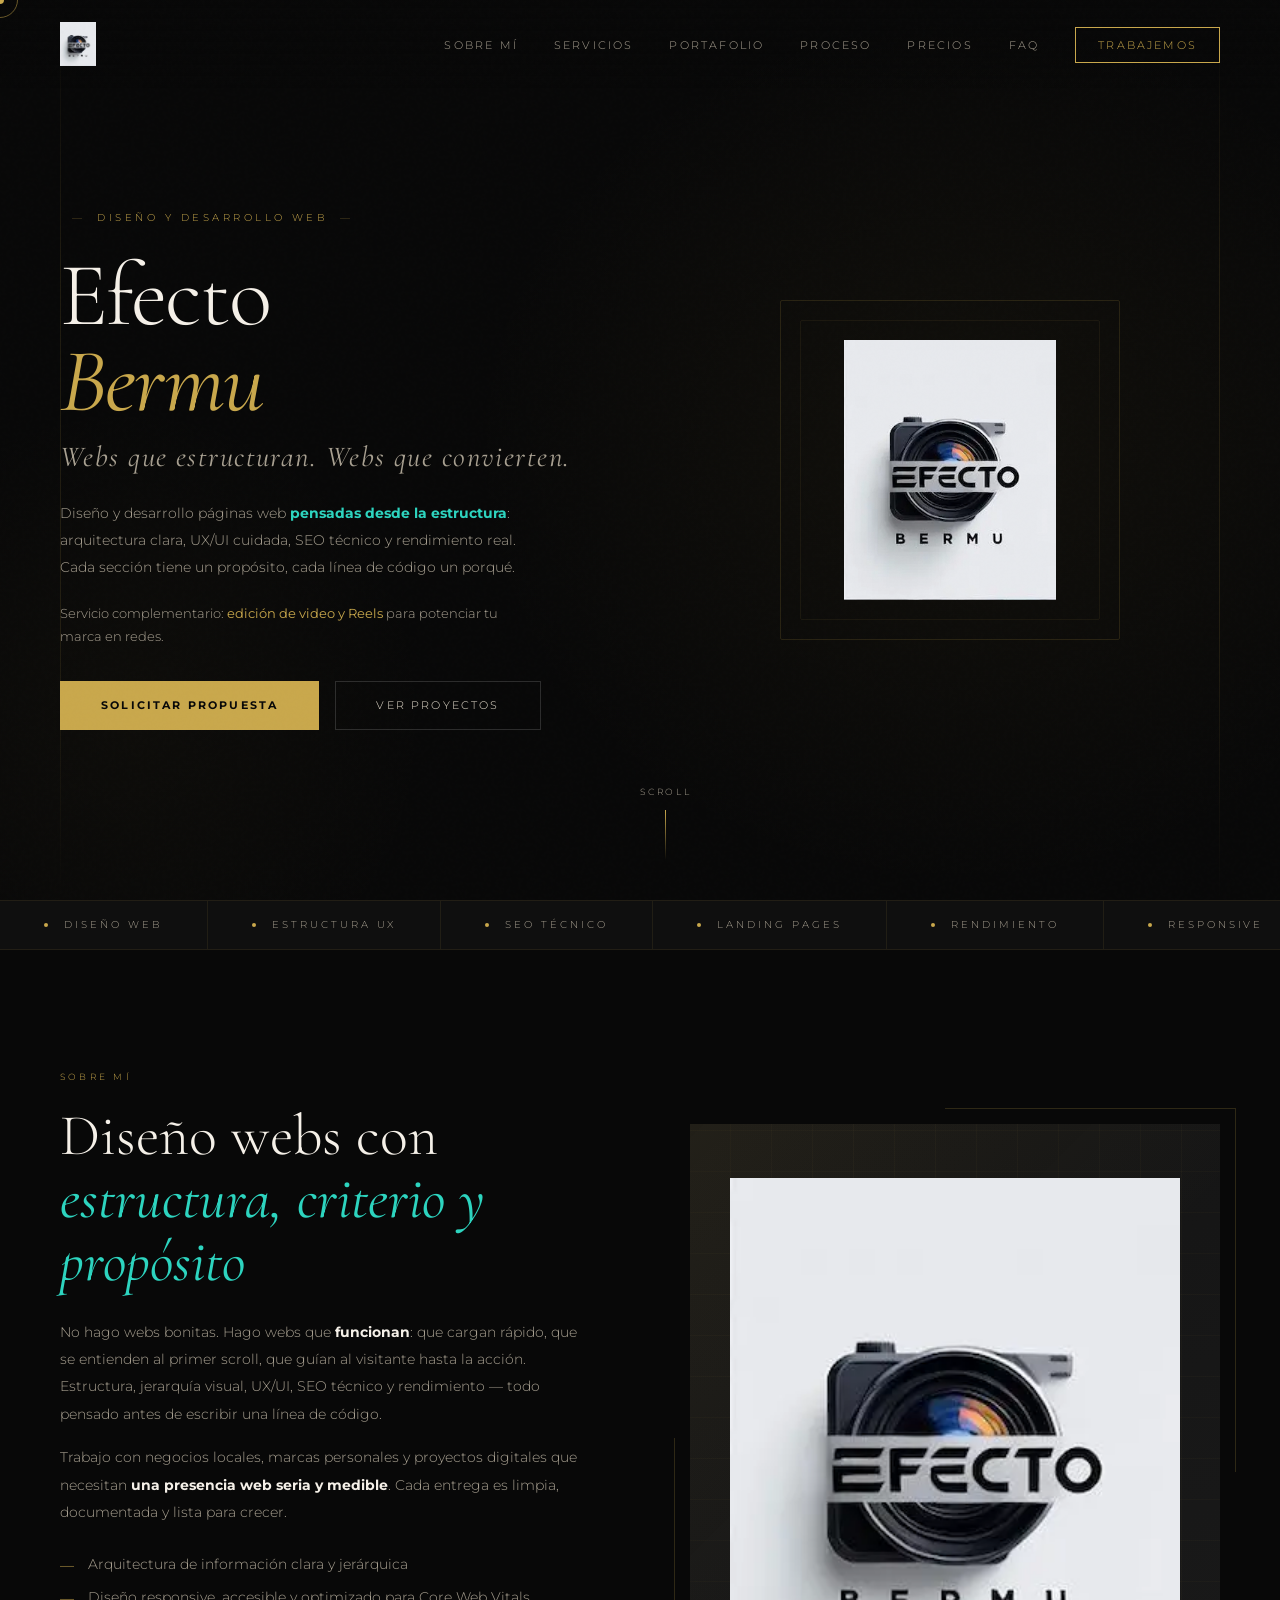
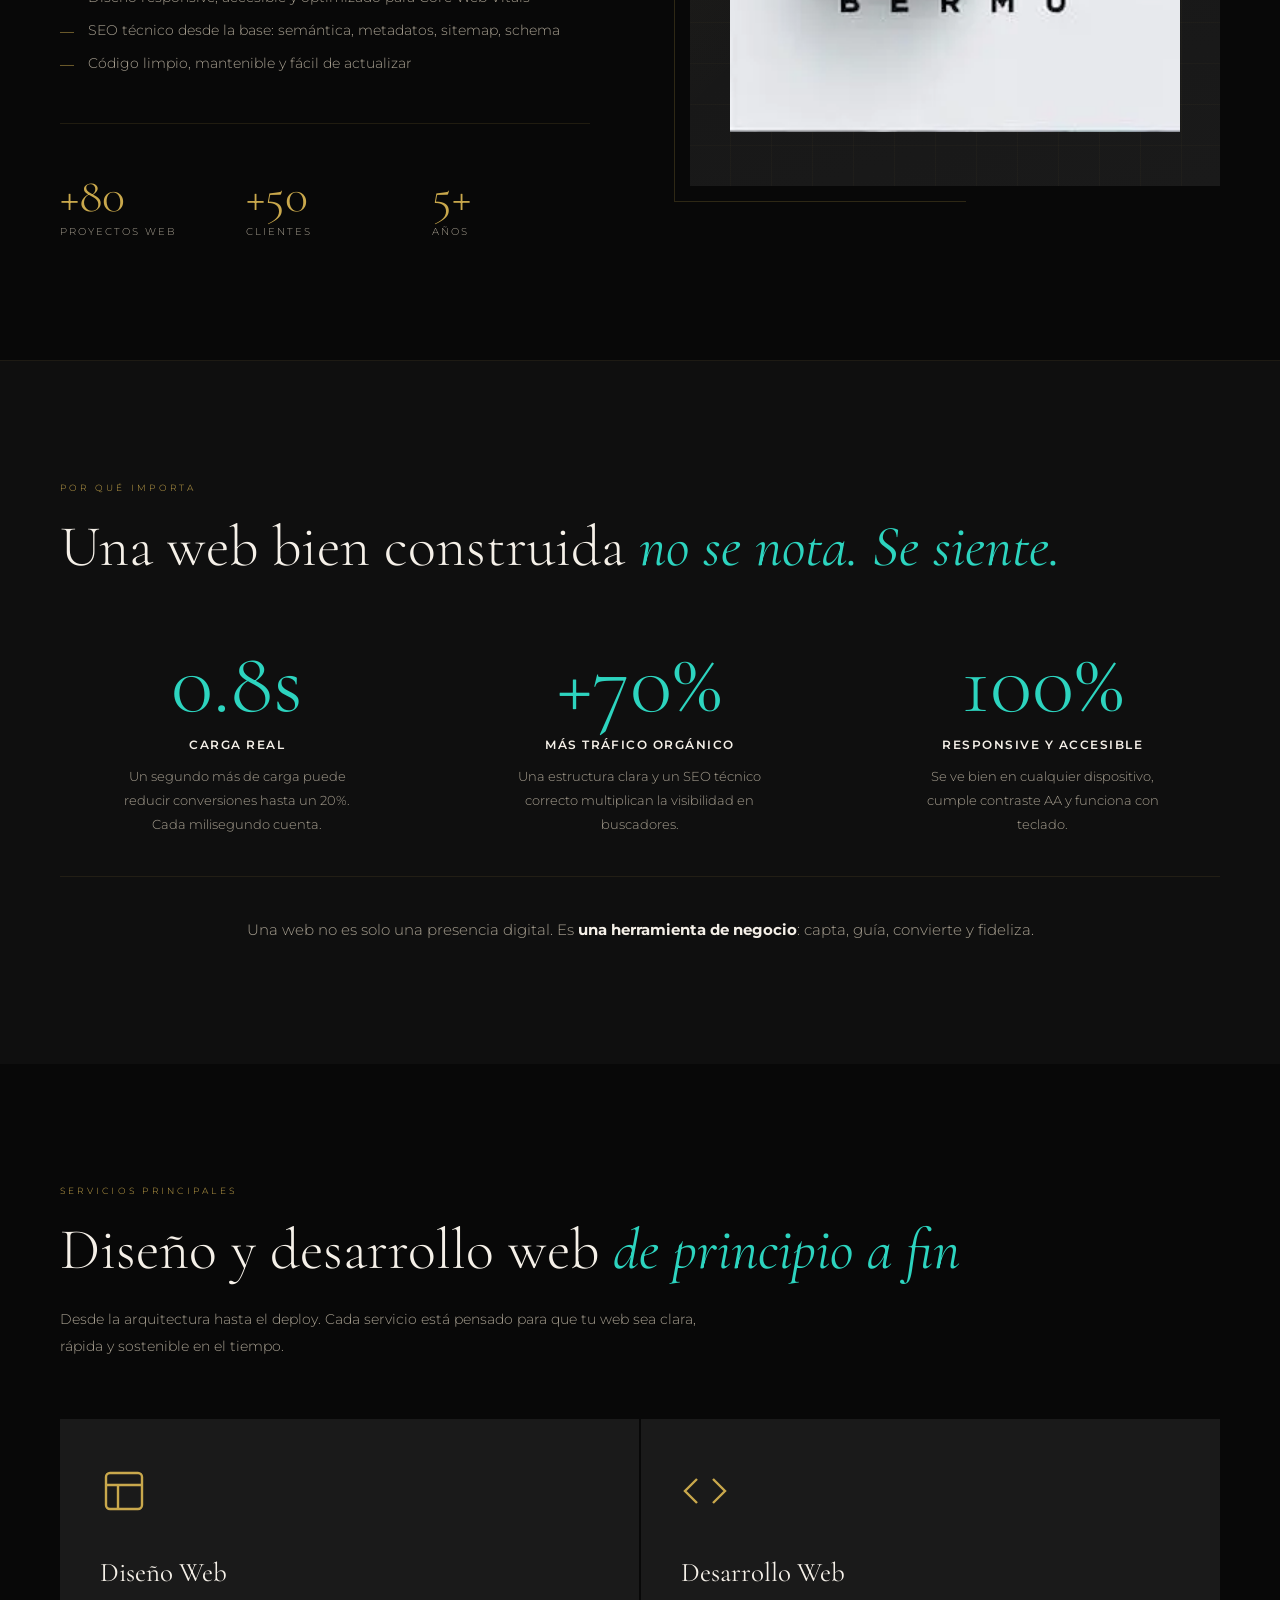
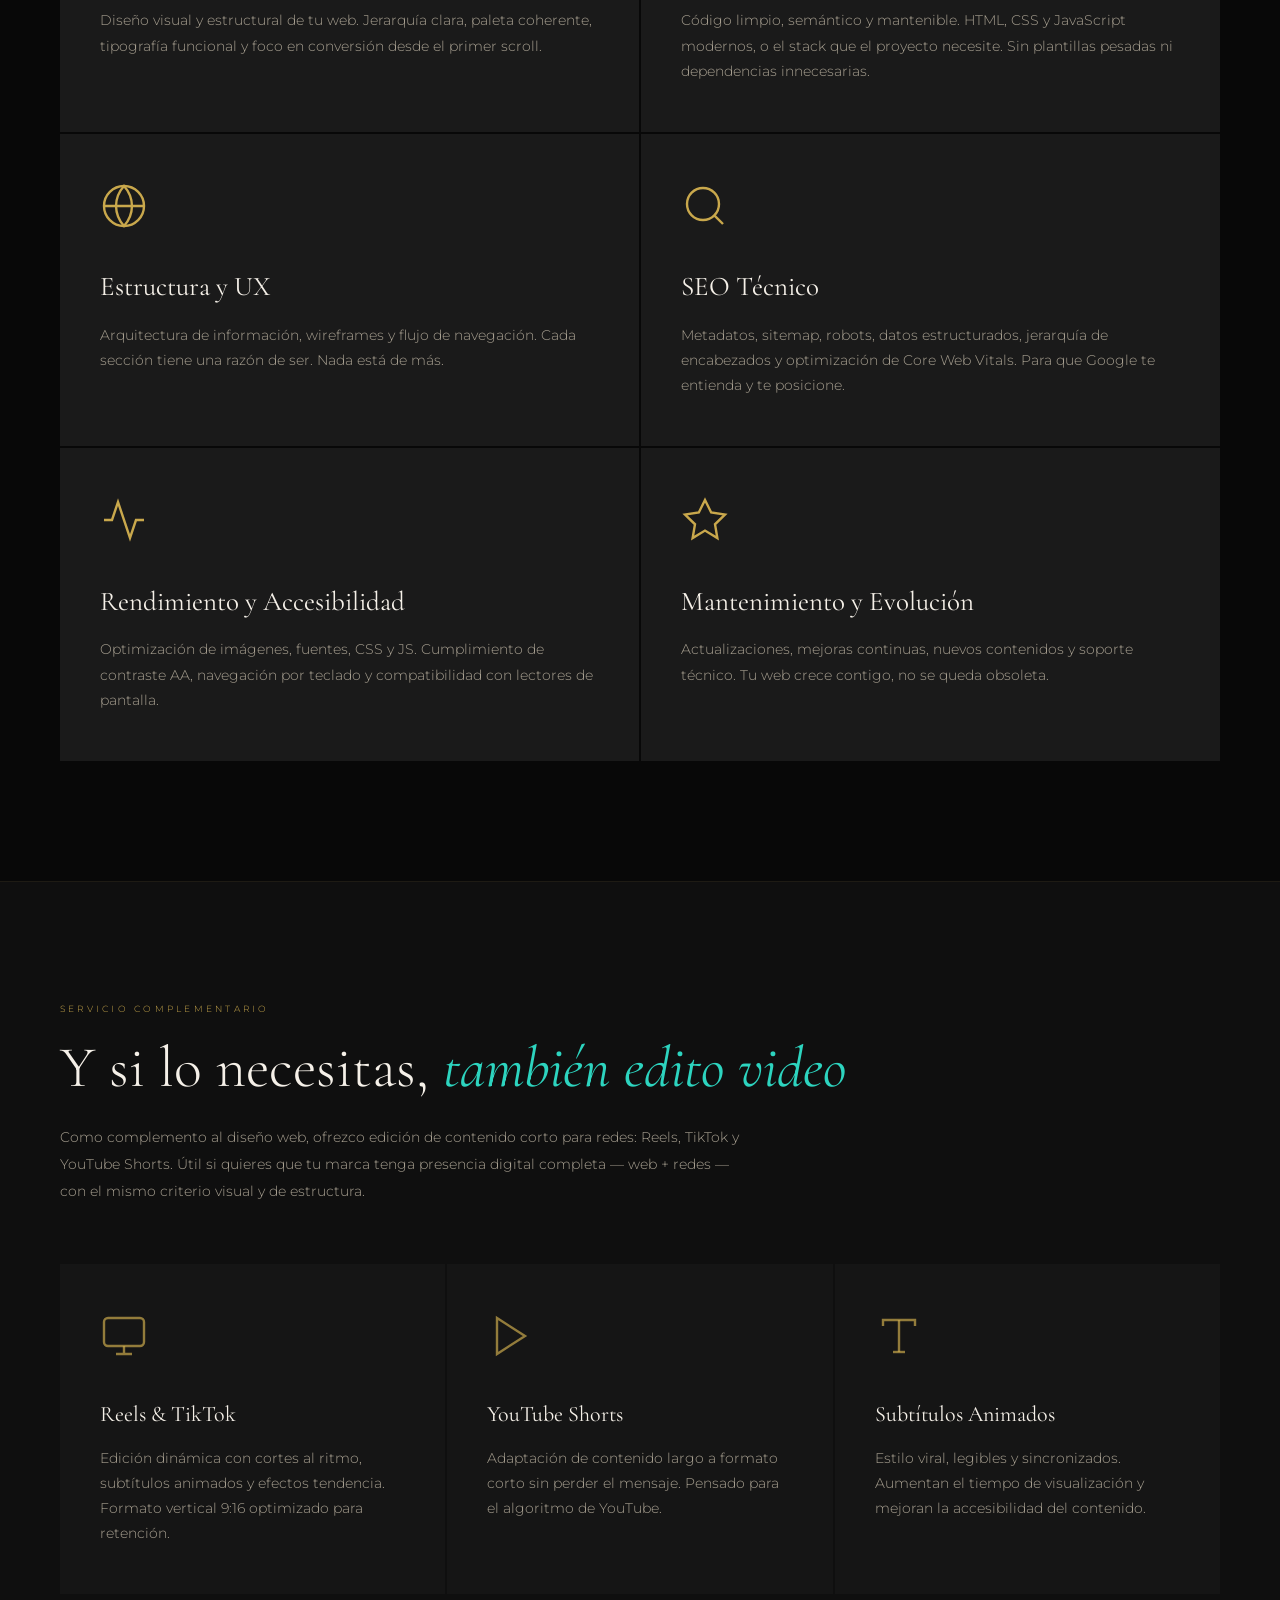
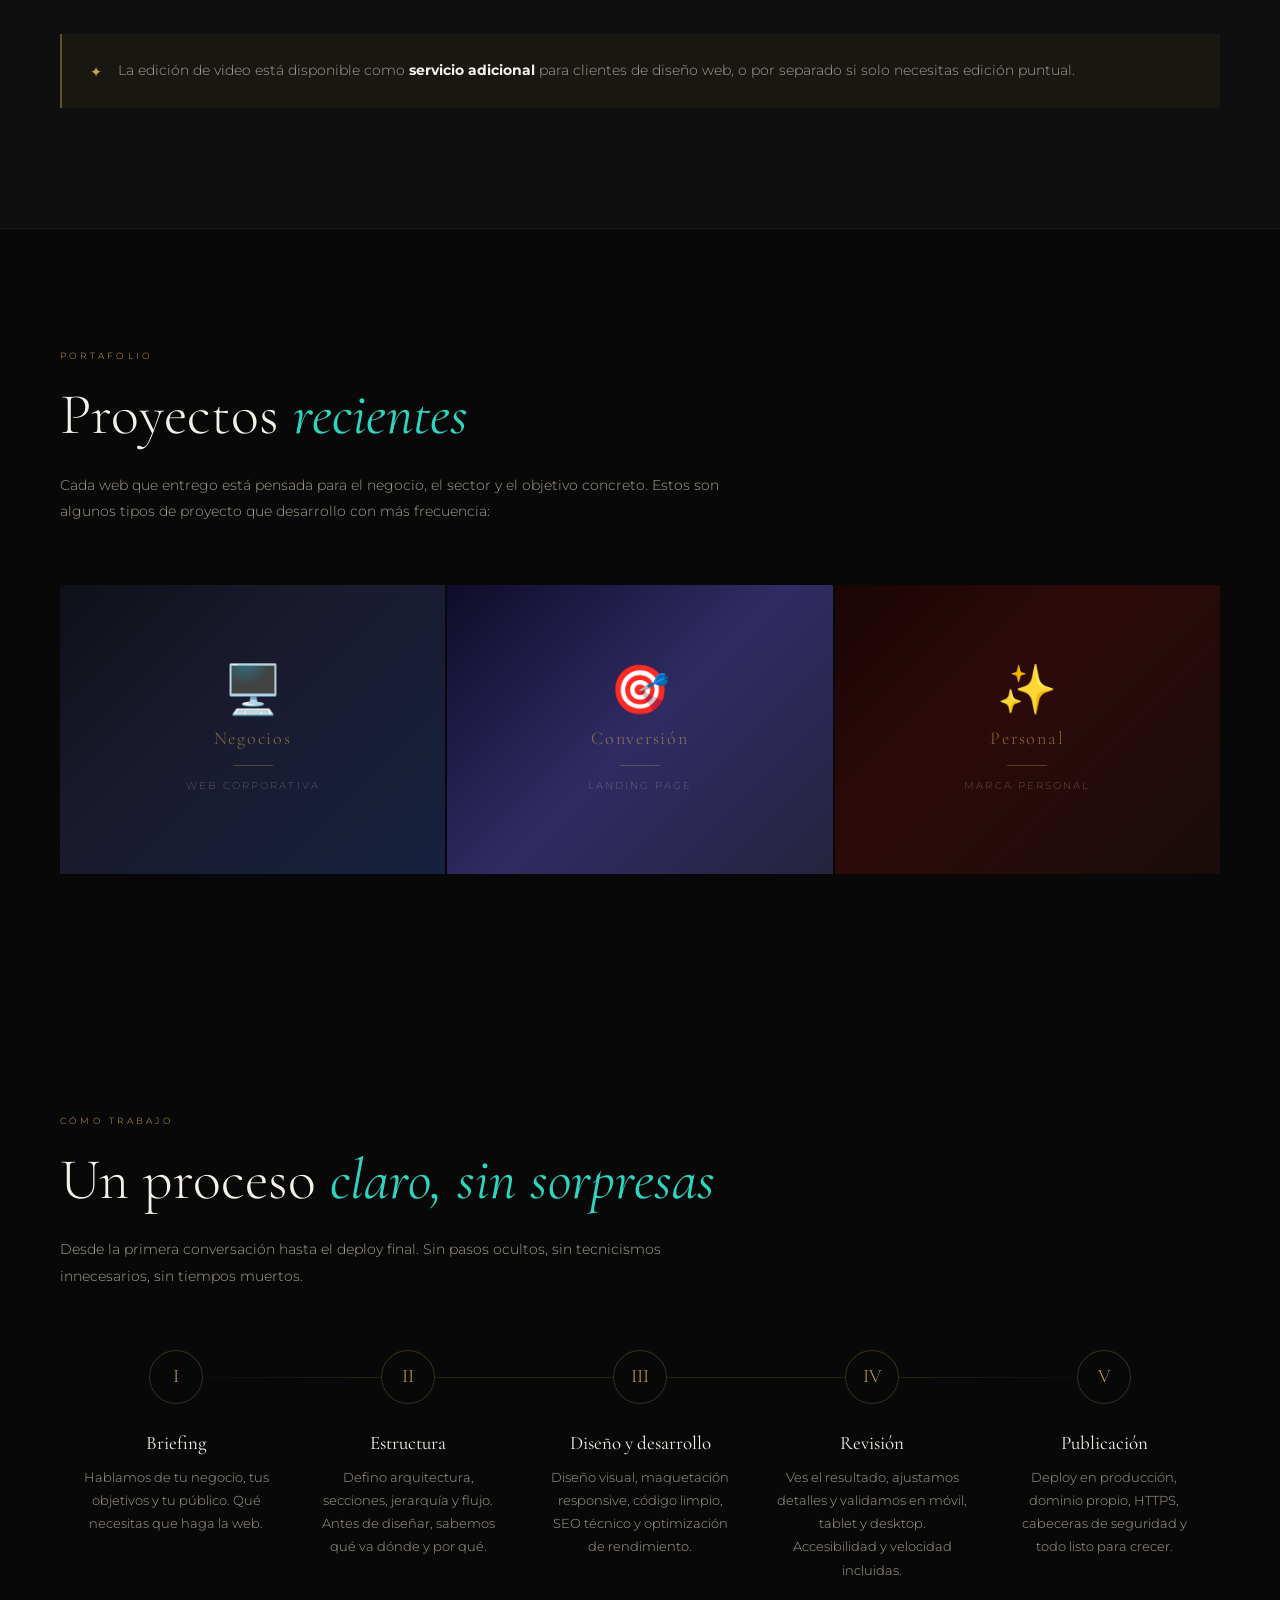
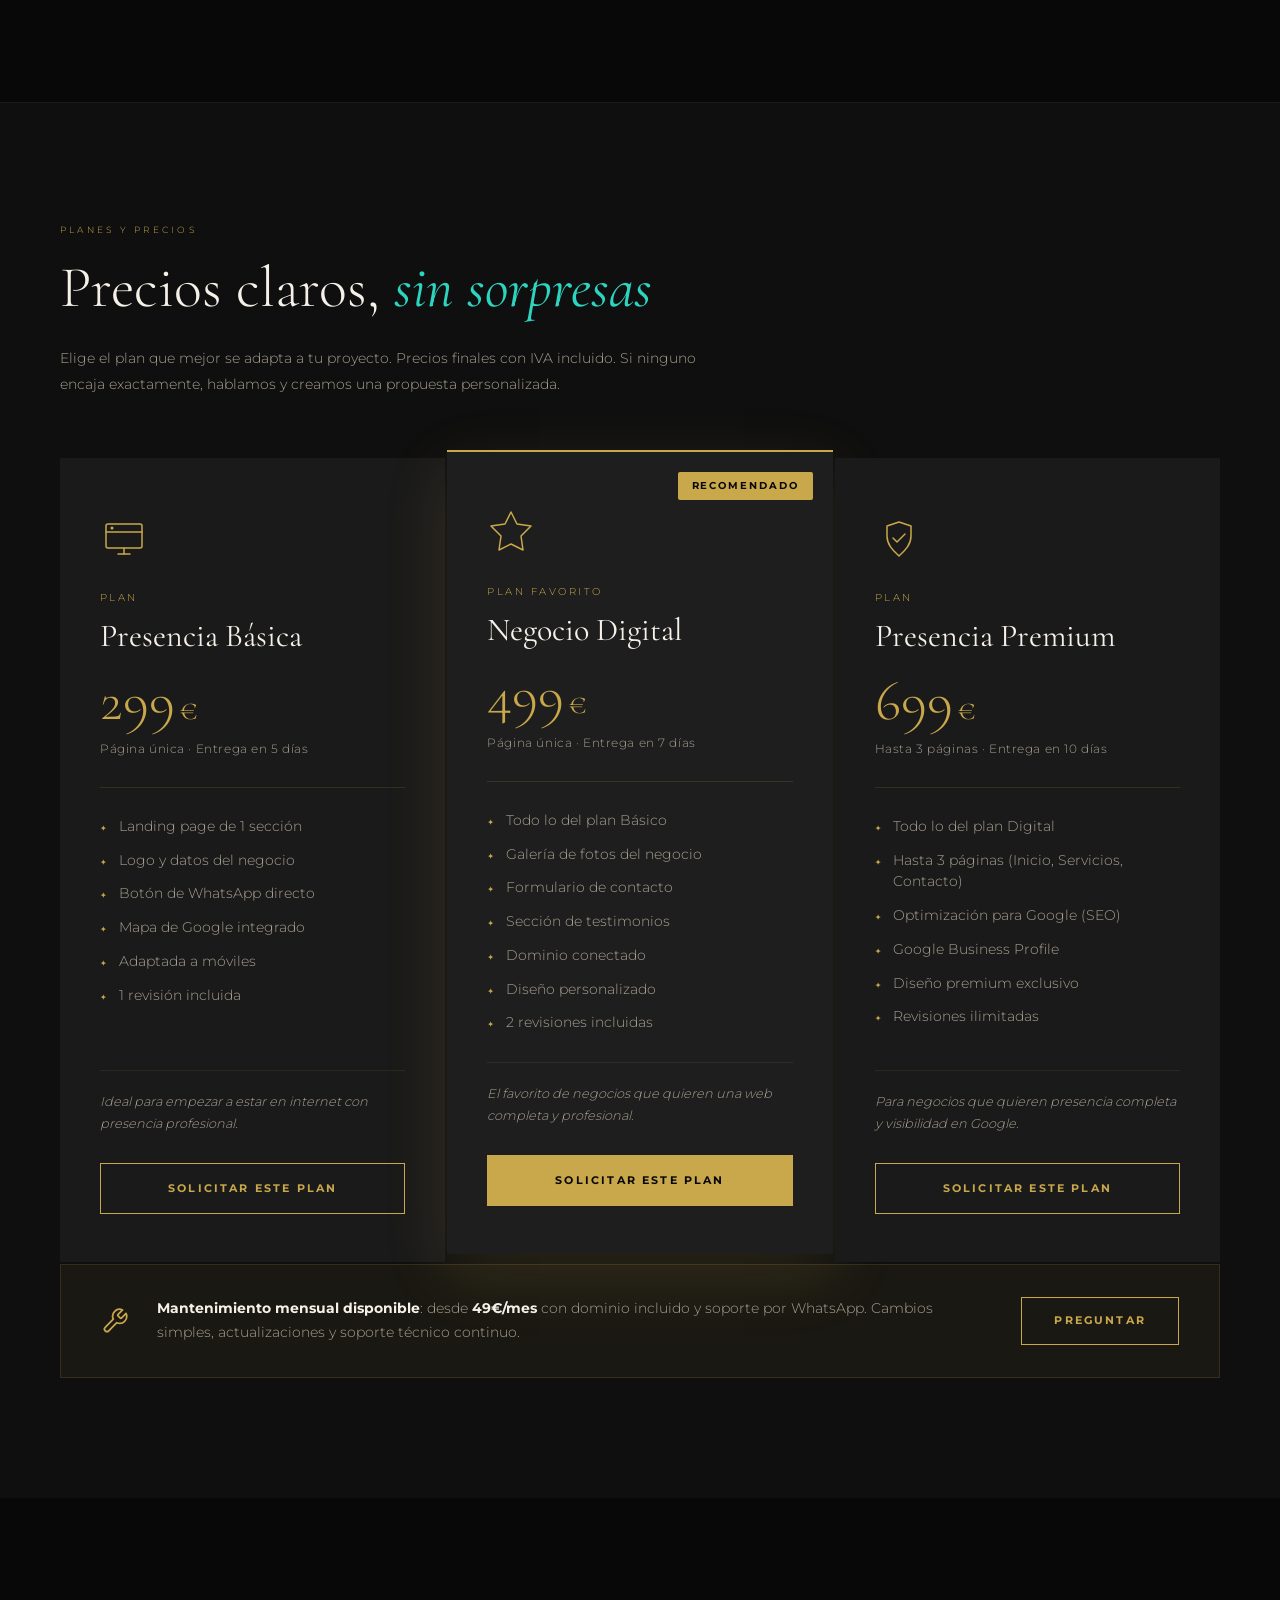
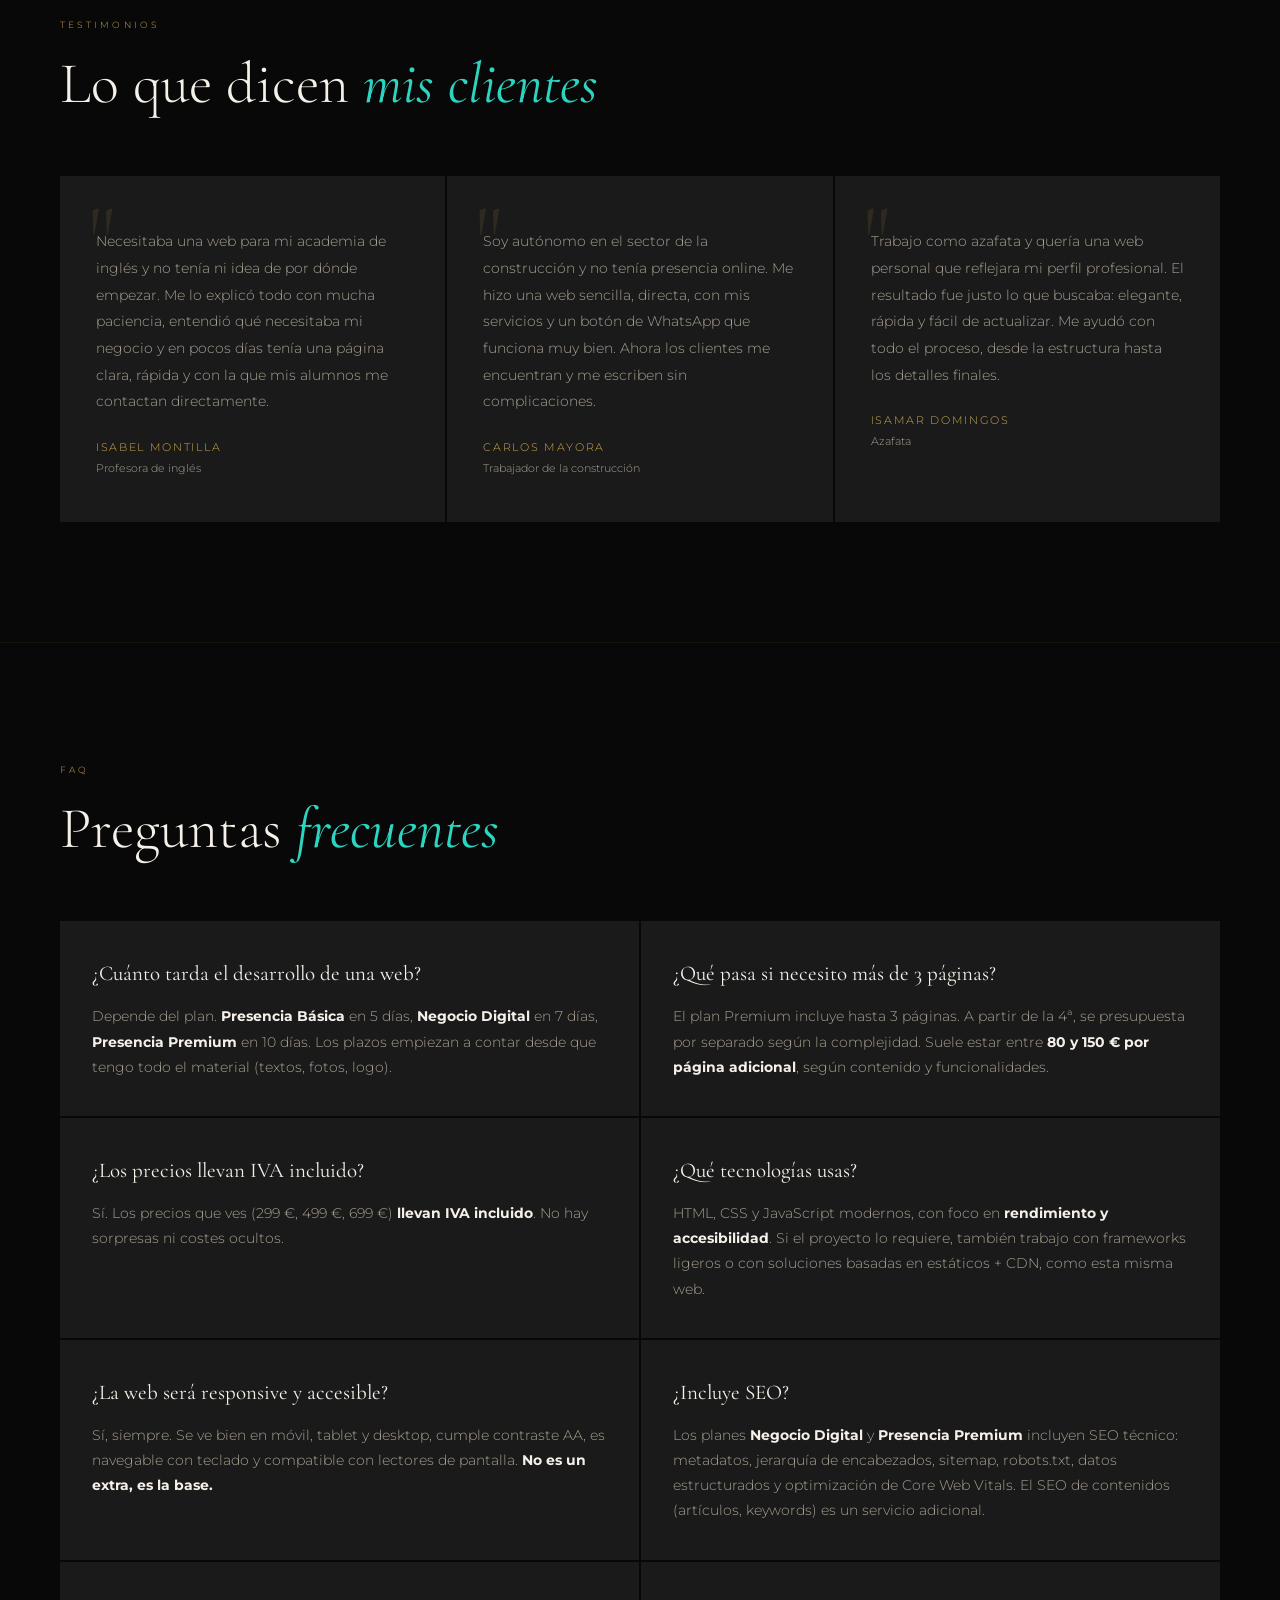
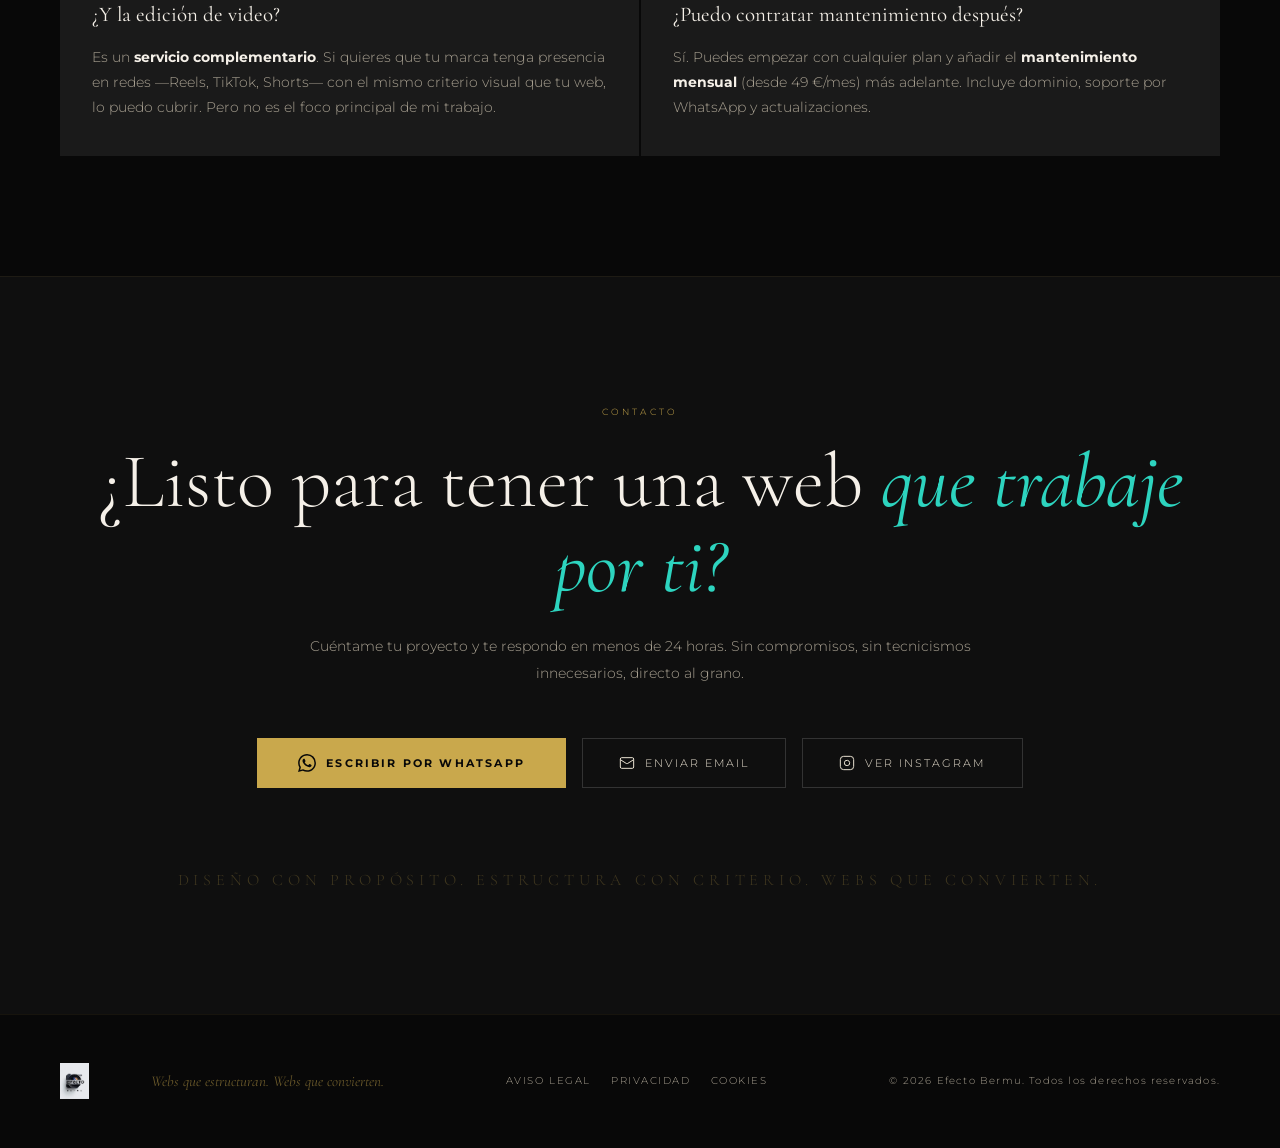
<file: index.html>
<!DOCTYPE html>
<html lang="es">
<head>
  <meta charset="UTF-8"/>
  <meta name="viewport" content="width=device-width, initial-scale=1.0"/>

  <!-- SEO -->
  <title>Efecto Bermu — Diseño y Desarrollo Web Profesional</title>
  <meta name="description" content="Diseño y desarrollo de páginas web profesionales: estructura, UX/UI, SEO técnico y rendimiento. Edición de video y Reels como servicio complementario. Cada proyecto, pensado para convertir."/>
  <meta name="author" content="Efecto Bermu"/>
  <meta name="robots" content="index, follow"/>
  <link rel="canonical" href="https://efectobermu.com/"/>

  <!-- Open Graph -->
  <meta property="og:type" content="website"/>
  <meta property="og:title" content="Efecto Bermu — Diseño y Desarrollo Web"/>
  <meta property="og:description" content="Páginas web profesionales, estructuradas para convertir. Edición de video opcional."/>
  <meta property="og:image" content="https://efectobermu.com/og-image.jpg"/>
  <meta property="og:url" content="https://efectobermu.com/"/>
  <meta property="og:site_name" content="Efecto Bermu"/>
  <meta property="og:locale" content="es_ES"/>

  <!-- Twitter -->
  <meta name="twitter:card" content="summary_large_image"/>
  <meta name="twitter:title" content="Efecto Bermu — Diseño y Desarrollo Web"/>
  <meta name="twitter:description" content="Páginas web profesionales, estructuradas para convertir. Edición de video opcional."/>
  <meta name="twitter:image" content="https://efectobermu.com/og-image.jpg"/>

  <!-- Favicon -->
  <link rel="icon" href="/favicon.ico" sizes="any"/>
  <link rel="icon" type="image/svg+xml" href="/favicon.svg"/>
  <link rel="apple-touch-icon" href="/apple-touch-icon.png"/>
  <link rel="manifest" href="/site.webmanifest"/>
  <meta name="theme-color" content="#080808"/>

  <!-- Fuentes auto-hospedadas -->
  <link rel="preload" href="/fonts/cormorant-garamond-300.woff2" as="font" type="font/woff2" crossorigin/>
  <link rel="preload" href="/fonts/cormorant-garamond-400.woff2" as="font" type="font/woff2" crossorigin/>
  <link rel="preload" href="/fonts/montserrat-300.woff2" as="font" type="font/woff2" crossorigin/>
  <link rel="stylesheet" href="/styles.css"/>

  <!-- Datos estructurados -->
  <script type="application/ld+json">
  {
    "@context": "https://schema.org",
    "@type": "ProfessionalService",
    "name": "Efecto Bermu",
    "description": "Diseño y desarrollo web profesional. Estructura, UX/UI, SEO técnico. Edición de video como servicio complementario.",
    "url": "https://efectobermu.com",
    "image": "https://efectobermu.com/og-image.jpg",
    "areaServed": "ES",
    "serviceType": ["Web Design", "Web Development", "SEO", "Video Editing"],
    "priceRange": "€€",
    "email": "efectobermuabh@proton.me",
    "sameAs": [
      "https://instagram.com/efectobermu"
    ]
  }
  </script>
</head>
<body>

<div class="cursor" id="cursor" aria-hidden="true"></div>
<div class="cursor-ring" id="cring" aria-hidden="true"></div>

<a href="#inicio" class="skip-link">Saltar al contenido principal</a>

<!-- NAV -->
<nav id="nav" aria-label="Navegación principal">
  <a href="#inicio" class="nav-logo" aria-label="Efecto Bermu, ir al inicio">
    <img src="/logo.webp" alt="Efecto Bermu" width="120" height="44"/>
  </a>

  <button class="nav-toggle" id="navToggle" aria-label="Abrir menú" aria-expanded="false" aria-controls="navLinks">
    <span></span><span></span><span></span>
  </button>

  <ul class="nav-links" id="navLinks">
    <li><a href="#sobre-mi">Sobre mí</a></li>
    <li><a href="#servicios">Servicios</a></li>
    <li><a href="#portafolio">Portafolio</a></li>
    <li><a href="#proceso">Proceso</a></li>
    <li><a href="#precios">Precios</a></li>
    <li><a href="#faq">FAQ</a></li>
    <li><a href="#contacto" class="nav-cta">Trabajemos</a></li>
  </ul>
</nav>

<!-- HERO -->
<section class="hero" id="inicio">
  <div class="hero-bg" aria-hidden="true"></div>
  <div class="hero-line-l" aria-hidden="true"></div>
  <div class="hero-line-r" aria-hidden="true"></div>
  <div class="hero-inner">
    <div class="hero-left">
      <p class="hero-eyebrow">Diseño y Desarrollo Web</p>
      <h1 class="hero-title">Efecto<br><em>Bermu</em></h1>
      <p class="hero-tagline">Webs que estructuran. Webs que convierten.</p>
      <p class="hero-desc">Diseño y desarrollo páginas web <strong>pensadas desde la estructura</strong>: arquitectura clara, UX/UI cuidada, SEO técnico y rendimiento real. Cada sección tiene un propósito, cada línea de código un porqué.</p>
      <p class="hero-desc-secondary">Servicio complementario: <strong>edición de video y Reels</strong> para potenciar tu marca en redes.</p>
      <div class="hero-btns">
        <a href="#contacto" class="btn-gold">Solicitar propuesta</a>
        <a href="#portafolio" class="btn-outline">Ver proyectos</a>
      </div>
    </div>
    <div class="hero-right">
      <div class="hero-logo-frame">
        <img class="hero-logo-img" src="/logo.webp" alt="Efecto Bermu Logo" width="260" height="260"/>
      </div>
    </div>
  </div>
  <div class="hero-scroll" aria-hidden="true">
    <span>Scroll</span>
    <div class="scroll-line"></div>
  </div>
</section>

<!-- MARQUEE -->
<div class="marquee-wrap" aria-hidden="true">
  <div class="marquee-track">
    <div class="marquee-item"><span class="dot"></span>Diseño Web</div>
    <div class="marquee-item"><span class="dot"></span>Estructura UX</div>
    <div class="marquee-item"><span class="dot"></span>SEO Técnico</div>
    <div class="marquee-item"><span class="dot"></span>Landing Pages</div>
    <div class="marquee-item"><span class="dot"></span>Rendimiento</div>
    <div class="marquee-item"><span class="dot"></span>Responsive</div>
    <div class="marquee-item"><span class="dot"></span>Accesibilidad</div>
    <div class="marquee-item"><span class="dot"></span>Mantenimiento</div>
    <div class="marquee-item"><span class="dot"></span>Edición de Video</div>
    <div class="marquee-item"><span class="dot"></span>Reels &amp; Shorts</div>
    <div class="marquee-item"><span class="dot"></span>Diseño Web</div>
    <div class="marquee-item"><span class="dot"></span>Estructura UX</div>
    <div class="marquee-item"><span class="dot"></span>SEO Técnico</div>
    <div class="marquee-item"><span class="dot"></span>Landing Pages</div>
    <div class="marquee-item"><span class="dot"></span>Rendimiento</div>
    <div class="marquee-item"><span class="dot"></span>Responsive</div>
    <div class="marquee-item"><span class="dot"></span>Accesibilidad</div>
    <div class="marquee-item"><span class="dot"></span>Mantenimiento</div>
    <div class="marquee-item"><span class="dot"></span>Edición de Video</div>
    <div class="marquee-item"><span class="dot"></span>Reels &amp; Shorts</div>
  </div>
</div>

<!-- SOBRE MÍ -->
<section class="section" id="sobre-mi">
  <div class="section-inner">
    <div class="about-grid">
      <div class="about-text reveal">
        <span class="sec-label">Sobre mí</span>
        <h2 class="sec-title">Diseño webs con <em>estructura, criterio y propósito</em></h2>
        <p>No hago webs bonitas. Hago webs que <strong>funcionan</strong>: que cargan rápido, que se entienden al primer scroll, que guían al visitante hasta la acción. Estructura, jerarquía visual, UX/UI, SEO técnico y rendimiento — todo pensado antes de escribir una línea de código.</p>
        <p>Trabajo con negocios locales, marcas personales y proyectos digitales que necesitan <strong>una presencia web seria y medible</strong>. Cada entrega es limpia, documentada y lista para crecer.</p>
        <div class="about-bullets">
          <div class="about-bullet">Arquitectura de información clara y jerárquica</div>
          <div class="about-bullet">Diseño responsive, accesible y optimizado para Core Web Vitals</div>
          <div class="about-bullet">SEO técnico desde la base: semántica, metadatos, sitemap, schema</div>
          <div class="about-bullet">Código limpio, mantenible y fácil de actualizar</div>
        </div>
        <div class="about-stats">
          <div><div class="stat-n">+80</div><div class="stat-l">Proyectos web</div></div>
          <div><div class="stat-n">+50</div><div class="stat-l">Clientes</div></div>
          <div><div class="stat-n">5+</div><div class="stat-l">Años</div></div>
        </div>
      </div>
      <div class="about-img-frame reveal">
        <div class="about-img-placeholder">
          <img class="about-img2" src="/logo.webp" alt="Efecto Bermu" width="400" height="500"/>
        </div>
        <div class="frame-corner-tr" aria-hidden="true"></div>
        <div class="frame-corner-bl" aria-hidden="true"></div>
      </div>
    </div>
  </div>
</section>

<!-- BENEFICIOS -->
<section class="section benefits" id="beneficios">
  <div class="section-inner">
    <div class="reveal">
      <span class="sec-label">Por qué importa</span>
      <h2 class="sec-title">Una web bien construida <em>no se nota. Se siente.</em></h2>
    </div>
    <div class="benefits-nums">
      <div class="reveal reveal-d1">
        <div class="ben-num">0.8s</div>
        <div class="ben-title">Carga real</div>
        <div class="ben-desc">Un segundo más de carga puede reducir conversiones hasta un 20%. Cada milisegundo cuenta.</div>
      </div>
      <div class="reveal reveal-d2">
        <div class="ben-num">+70%</div>
        <div class="ben-title">Más tráfico orgánico</div>
        <div class="ben-desc">Una estructura clara y un SEO técnico correcto multiplican la visibilidad en buscadores.</div>
      </div>
      <div class="reveal reveal-d3">
        <div class="ben-num">100%</div>
        <div class="ben-title">Responsive y accesible</div>
        <div class="ben-desc">Se ve bien en cualquier dispositivo, cumple contraste AA y funciona con teclado.</div>
      </div>
    </div>
    <div class="benefits-tagline reveal">
      Una web no es solo una presencia digital. Es <strong>una herramienta de negocio</strong>: capta, guía, convierte y fideliza.
    </div>
  </div>
</section>

<!-- SERVICIOS -->
<section class="section" id="servicios">
  <div class="section-inner">
    <div class="reveal">
      <span class="sec-label">Servicios principales</span>
      <h2 class="sec-title">Diseño y desarrollo web <em>de principio a fin</em></h2>
      <p class="sec-desc">Desde la arquitectura hasta el deploy. Cada servicio está pensado para que tu web sea clara, rápida y sostenible en el tiempo.</p>
    </div>
    <div class="services-grid">
      <div class="svc reveal reveal-d1">
        <svg class="svc-icon" viewBox="0 0 24 24" fill="none" stroke="currentColor" stroke-width="1.2" aria-hidden="true"><rect x="3" y="3" width="18" height="18" rx="2"/><line x1="3" y1="9" x2="21" y2="9"/><line x1="9" y1="21" x2="9" y2="9"/></svg>
        <h3 class="svc-name">Diseño Web</h3>
        <p class="svc-desc">Diseño visual y estructural de tu web. Jerarquía clara, paleta coherente, tipografía funcional y foco en conversión desde el primer scroll.</p>
      </div>
      <div class="svc reveal reveal-d2">
        <svg class="svc-icon" viewBox="0 0 24 24" fill="none" stroke="currentColor" stroke-width="1.2" aria-hidden="true"><polyline points="16 18 22 12 16 6"/><polyline points="8 6 2 12 8 18"/></svg>
        <h3 class="svc-name">Desarrollo Web</h3>
        <p class="svc-desc">Código limpio, semántico y mantenible. HTML, CSS y JavaScript modernos, o el stack que el proyecto necesite. Sin plantillas pesadas ni dependencias innecesarias.</p>
      </div>
      <div class="svc reveal reveal-d1">
        <svg class="svc-icon" viewBox="0 0 24 24" fill="none" stroke="currentColor" stroke-width="1.2" aria-hidden="true"><circle cx="12" cy="12" r="10"/><line x1="2" y1="12" x2="22" y2="12"/><path d="M12 2a15.3 15.3 0 0 1 4 10 15.3 15.3 0 0 1-4 10 15.3 15.3 0 0 1-4-10 15.3 15.3 0 0 1 4-10z"/></svg>
        <h3 class="svc-name">Estructura y UX</h3>
        <p class="svc-desc">Arquitectura de información, wireframes y flujo de navegación. Cada sección tiene una razón de ser. Nada está de más.</p>
      </div>
      <div class="svc reveal reveal-d2">
        <svg class="svc-icon" viewBox="0 0 24 24" fill="none" stroke="currentColor" stroke-width="1.2" aria-hidden="true"><circle cx="11" cy="11" r="8"/><line x1="21" y1="21" x2="16.65" y2="16.65"/></svg>
        <h3 class="svc-name">SEO Técnico</h3>
        <p class="svc-desc">Metadatos, sitemap, robots, datos estructurados, jerarquía de encabezados y optimización de Core Web Vitals. Para que Google te entienda y te posicione.</p>
      </div>
      <div class="svc reveal reveal-d1">
        <svg class="svc-icon" viewBox="0 0 24 24" fill="none" stroke="currentColor" stroke-width="1.2" aria-hidden="true"><polyline points="22 12 18 12 15 21 9 3 6 12 2 12"/></svg>
        <h3 class="svc-name">Rendimiento y Accesibilidad</h3>
        <p class="svc-desc">Optimización de imágenes, fuentes, CSS y JS. Cumplimiento de contraste AA, navegación por teclado y compatibilidad con lectores de pantalla.</p>
      </div>
      <div class="svc reveal reveal-d2">
        <svg class="svc-icon" viewBox="0 0 24 24" fill="none" stroke="currentColor" stroke-width="1.2" aria-hidden="true"><path d="M12 2l3.09 6.26L22 9.27l-5 4.87L18.18 21 12 17.27 5.82 21 7 14.14 2 9.27l6.91-1.01L12 2z"/></svg>
        <h3 class="svc-name">Mantenimiento y Evolución</h3>
        <p class="svc-desc">Actualizaciones, mejoras continuas, nuevos contenidos y soporte técnico. Tu web crece contigo, no se queda obsoleta.</p>
      </div>
    </div>
  </div>
</section>

<!-- SERVICIO SECUNDARIO — VIDEO -->
<section class="section section-alt" id="video">
  <div class="section-inner">
    <div class="reveal">
      <span class="sec-label">Servicio complementario</span>
      <h2 class="sec-title">Y si lo necesitas, <em>también edito video</em></h2>
      <p class="sec-desc">Como complemento al diseño web, ofrezco edición de contenido corto para redes: Reels, TikTok y YouTube Shorts. Útil si quieres que tu marca tenga presencia digital completa — web + redes — con el mismo criterio visual y de estructura.</p>
    </div>
    <div class="services-grid services-grid-3">
      <div class="svc svc-secondary reveal reveal-d1">
        <svg class="svc-icon" viewBox="0 0 24 24" fill="none" stroke="currentColor" stroke-width="1.2" aria-hidden="true"><rect x="2" y="3" width="20" height="14" rx="2"/><path d="M8 21h8M12 17v4"/></svg>
        <h3 class="svc-name">Reels &amp; TikTok</h3>
        <p class="svc-desc">Edición dinámica con cortes al ritmo, subtítulos animados y efectos tendencia. Formato vertical 9:16 optimizado para retención.</p>
      </div>
      <div class="svc svc-secondary reveal reveal-d2">
        <svg class="svc-icon" viewBox="0 0 24 24" fill="none" stroke="currentColor" stroke-width="1.2" aria-hidden="true"><polygon points="5 3 19 12 5 21 5 3"/></svg>
        <h3 class="svc-name">YouTube Shorts</h3>
        <p class="svc-desc">Adaptación de contenido largo a formato corto sin perder el mensaje. Pensado para el algoritmo de YouTube.</p>
      </div>
      <div class="svc svc-secondary reveal reveal-d3">
        <svg class="svc-icon" viewBox="0 0 24 24" fill="none" stroke="currentColor" stroke-width="1.2" aria-hidden="true"><polyline points="4 7 4 4 20 4 20 7"/><line x1="9" y1="20" x2="15" y2="20"/><line x1="12" y1="4" x2="12" y2="20"/></svg>
        <h3 class="svc-name">Subtítulos Animados</h3>
        <p class="svc-desc">Estilo viral, legibles y sincronizados. Aumentan el tiempo de visualización y mejoran la accesibilidad del contenido.</p>
      </div>
    </div>
    <div class="secondary-note reveal">
      <span class="secondary-note-icon" aria-hidden="true">✦</span>
      <p>La edición de video está disponible como <strong>servicio adicional</strong> para clientes de diseño web, o por separado si solo necesitas edición puntual.</p>
    </div>
  </div>
</section>

<!-- PORTAFOLIO -->
<section class="section" id="portafolio">
  <div class="section-inner">
    <div class="reveal">
      <span class="sec-label">Portafolio</span>
      <h2 class="sec-title">Proyectos <em>recientes</em></h2>
      <p class="sec-desc">Cada web que entrego está pensada para el negocio, el sector y el objetivo concreto. Estos son algunos tipos de proyecto que desarrollo con más frecuencia:</p>
    </div>
    <div class="portfolio-grid">
      <article class="port-item reveal reveal-d1">
        <div class="port-bg port-bg-1">
          <div class="port-bg-content">
            <div class="port-emoji">🖥️</div>
            <div class="port-brand">Negocios</div>
            <div class="port-line"></div>
            <div class="port-tag">Web Corporativa</div>
          </div>
        </div>
        <div class="port-overlay">
          <div class="port-title">Web Corporativa</div>
          <div class="port-desc">Presencia digital completa para negocios locales: servicios, equipo, contacto y formulario. Estructura clara, carga rápida, SEO local.</div>
        </div>
      </article>
      <article class="port-item reveal reveal-d2">
        <div class="port-bg port-bg-2">
          <div class="port-bg-content">
            <div class="port-emoji">🎯</div>
            <div class="port-brand">Conversión</div>
            <div class="port-line"></div>
            <div class="port-tag">Landing Page</div>
          </div>
        </div>
        <div class="port-overlay">
          <div class="port-title">Landing Page</div>
          <div class="port-desc">Página única diseñada para un objetivo concreto: captar leads, vender un servicio o lanzar un producto. Copy, jerarquía y CTA medibles.</div>
        </div>
      </article>
      <article class="port-item reveal reveal-d3">
        <div class="port-bg port-bg-3">
          <div class="port-bg-content">
            <div class="port-emoji">✨</div>
            <div class="port-brand">Personal</div>
            <div class="port-line"></div>
            <div class="port-tag">Marca Personal</div>
          </div>
        </div>
        <div class="port-overlay">
          <div class="port-title">Marca Personal</div>
          <div class="port-desc">Web personal para creadores, consultores o freelancers. Diseño cuidado, secciones coherentes y espacio para contenido y proyectos.</div>
        </div>
      </article>
    </div>
  </div>
</section>

<!-- PROCESO -->
<section class="section process-section" id="proceso">
  <div class="section-inner">
    <div class="reveal">
      <span class="sec-label">Cómo trabajo</span>
      <h2 class="sec-title">Un proceso <em>claro, sin sorpresas</em></h2>
      <p class="sec-desc">Desde la primera conversación hasta el deploy final. Sin pasos ocultos, sin tecnicismos innecesarios, sin tiempos muertos.</p>
    </div>
    <div class="process-steps">
      <div class="pstep reveal reveal-d1">
        <div class="pstep-num">I</div>
        <h4 class="pstep-title">Briefing</h4>
        <p class="pstep-desc">Hablamos de tu negocio, tus objetivos y tu público. Qué necesitas que haga la web.</p>
      </div>
      <div class="pstep reveal reveal-d2">
        <div class="pstep-num">II</div>
        <h4 class="pstep-title">Estructura</h4>
        <p class="pstep-desc">Defino arquitectura, secciones, jerarquía y flujo. Antes de diseñar, sabemos qué va dónde y por qué.</p>
      </div>
      <div class="pstep reveal reveal-d3">
        <div class="pstep-num">III</div>
        <h4 class="pstep-title">Diseño y desarrollo</h4>
        <p class="pstep-desc">Diseño visual, maquetación responsive, código limpio, SEO técnico y optimización de rendimiento.</p>
      </div>
      <div class="pstep reveal reveal-d1 step-d4">
        <div class="pstep-num">IV</div>
        <h4 class="pstep-title">Revisión</h4>
        <p class="pstep-desc">Ves el resultado, ajustamos detalles y validamos en móvil, tablet y desktop. Accesibilidad y velocidad incluidas.</p>
      </div>
      <div class="pstep reveal reveal-d2 step-d5">
        <div class="pstep-num">V</div>
        <h4 class="pstep-title">Publicación</h4>
        <p class="pstep-desc">Deploy en producción, dominio propio, HTTPS, cabeceras de seguridad y todo listo para crecer.</p>
      </div>
    </div>
  </div>
</section>

<!-- PRECIOS -->
<section class="section pricing" id="precios">
  <div class="section-inner">
    <div class="reveal">
      <span class="sec-label">Planes y precios</span>
      <h2 class="sec-title">Precios claros, <em>sin sorpresas</em></h2>
      <p class="sec-desc">Elige el plan que mejor se adapta a tu proyecto. Precios finales con IVA incluido. Si ninguno encaja exactamente, hablamos y creamos una propuesta personalizada.</p>
    </div>

    <div class="pricing-grid">
      <!-- PLAN 1: PRESENCIA BÁSICA -->
      <div class="price-card reveal reveal-d1">
        <div class="price-icon" aria-hidden="true">
          <svg viewBox="0 0 48 48" fill="none" stroke="currentColor" stroke-width="1.5" stroke-linecap="round" stroke-linejoin="round">
            <rect x="6" y="10" width="36" height="24" rx="2"/>
            <line x1="6" y1="18" x2="42" y2="18"/>
            <line x1="18" y1="40" x2="30" y2="40"/>
            <line x1="24" y1="34" x2="24" y2="40"/>
            <circle cx="12" cy="14" r="0.8" fill="currentColor"/>
          </svg>
        </div>
        <div class="price-tier">Plan</div>
        <div class="price-name">Presencia Básica</div>
        <div class="price-amount">
          <span class="price-number">299</span>
          <span class="price-currency">€</span>
        </div>
        <div class="price-meta">Página única · Entrega en 5 días</div>
        <ul class="price-ul">
          <li>Landing page de 1 sección</li>
          <li>Logo y datos del negocio</li>
          <li>Botón de WhatsApp directo</li>
          <li>Mapa de Google integrado</li>
          <li>Adaptada a móviles</li>
          <li>1 revisión incluida</li>
        </ul>
        <p class="price-note">Ideal para empezar a estar en internet con presencia profesional.</p>
        <a href="https://wa.me/34600385615?text=Hola%2C%20me%20interesa%20el%20plan%20Presencia%20B%C3%A1sica" class="btn-price" target="_blank" rel="noopener">Solicitar este plan</a>
      </div>

      <!-- PLAN 2: NEGOCIO DIGITAL (DESTACADO) -->
      <div class="price-card featured reveal reveal-d2">
        <div class="price-badge">Recomendado</div>
        <div class="price-icon" aria-hidden="true">
          <svg viewBox="0 0 48 48" fill="none" stroke="currentColor" stroke-width="1.5" stroke-linecap="round" stroke-linejoin="round">
            <path d="M24 4 L30 16 L44 18 L34 28 L36 42 L24 36 L12 42 L14 28 L4 18 L18 16 Z"/>
          </svg>
        </div>
        <div class="price-tier">Plan favorito</div>
        <div class="price-name">Negocio Digital</div>
        <div class="price-amount">
          <span class="price-number">499</span>
          <span class="price-currency">€</span>
        </div>
        <div class="price-meta">Página única · Entrega en 7 días</div>
        <ul class="price-ul">
          <li>Todo lo del plan Básico</li>
          <li>Galería de fotos del negocio</li>
          <li>Formulario de contacto</li>
          <li>Sección de testimonios</li>
          <li>Dominio conectado</li>
          <li>Diseño personalizado</li>
          <li>2 revisiones incluidas</li>
        </ul>
        <p class="price-note">El favorito de negocios que quieren una web completa y profesional.</p>
        <a href="https://wa.me/34600385615?text=Hola%2C%20me%20interesa%20el%20plan%20Negocio%20Digital" class="btn-price btn-price-featured" target="_blank" rel="noopener">Solicitar este plan</a>
      </div>

      <!-- PLAN 3: PRESENCIA PREMIUM -->
      <div class="price-card reveal reveal-d3">
        <div class="price-icon" aria-hidden="true">
          <svg viewBox="0 0 48 48" fill="none" stroke="currentColor" stroke-width="1.5" stroke-linecap="round" stroke-linejoin="round">
            <path d="M24 42 L24 42 C20 38 12 32 12 22 L12 12 L24 8 L36 12 L36 22 C36 32 28 38 24 42 Z"/>
            <path d="M18 24 L22 28 L30 20"/>
          </svg>
        </div>
        <div class="price-tier">Plan</div>
        <div class="price-name">Presencia Premium</div>
        <div class="price-amount">
          <span class="price-number">699</span>
          <span class="price-currency">€</span>
        </div>
        <div class="price-meta">Hasta 3 páginas · Entrega en 10 días</div>
        <ul class="price-ul">
          <li>Todo lo del plan Digital</li>
          <li>Hasta 3 páginas (Inicio, Servicios, Contacto)</li>
          <li>Optimización para Google (SEO)</li>
          <li>Google Business Profile</li>
          <li>Diseño premium exclusivo</li>
          <li>Revisiones ilimitadas</li>
        </ul>
        <p class="price-note">Para negocios que quieren presencia completa y visibilidad en Google.</p>
        <a href="https://wa.me/34600385615?text=Hola%2C%20me%20interesa%20el%20plan%20Presencia%20Premium" class="btn-price" target="_blank" rel="noopener">Solicitar este plan</a>
      </div>
    </div>

    <!-- MANTENIMIENTO MENSUAL -->
    <div class="price-cta-row reveal">
      <span class="price-cta-icon" aria-hidden="true">
        <svg viewBox="0 0 24 24" fill="none" stroke="currentColor" stroke-width="1.5" stroke-linecap="round" stroke-linejoin="round" width="28" height="28">
          <path d="M14.7 6.3a1 1 0 0 0 0 1.4l1.6 1.6a1 1 0 0 0 1.4 0l3.77-3.77a6 6 0 0 1-7.94 7.94l-6.91 6.91a2.12 2.12 0 0 1-3-3l6.91-6.91a6 6 0 0 1 7.94-7.94l-3.76 3.76z"/>
        </svg>
      </span>
      <p><strong>Mantenimiento mensual disponible</strong>: desde <strong>49€/mes</strong> con dominio incluido y soporte por WhatsApp. Cambios simples, actualizaciones y soporte técnico continuo.</p>
      <a href="https://wa.me/34600385615?text=Hola%2C%20quiero%20informaci%C3%B3n%20sobre%20el%20mantenimiento%20mensual" class="btn-price-outline" target="_blank" rel="noopener">Preguntar</a>
    </div>
  </div>
</section>

<!-- TESTIMONIOS -->
<section class="section" id="testimonios">
  <div class="section-inner">
    <div class="reveal">
      <span class="sec-label">Testimonios</span>
      <h2 class="sec-title">Lo que dicen <em>mis clientes</em></h2>
    </div>
    <div class="testi-grid">
      <div class="testi reveal reveal-d1">
        <p class="testi-text">Necesitaba una web para mi academia de inglés y no tenía ni idea de por dónde empezar. Me lo explicó todo con mucha paciencia, entendió qué necesitaba mi negocio y en pocos días tenía una página clara, rápida y con la que mis alumnos me contactan directamente.</p>
        <div class="testi-author">Isabel Montilla</div>
        <div class="testi-role">Profesora de inglés</div>
      </div>
      <div class="testi reveal reveal-d2">
        <p class="testi-text">Soy autónomo en el sector de la construcción y no tenía presencia online. Me hizo una web sencilla, directa, con mis servicios y un botón de WhatsApp que funciona muy bien. Ahora los clientes me encuentran y me escriben sin complicaciones.</p>
        <div class="testi-author">Carlos Mayora</div>
        <div class="testi-role">Trabajador de la construcción</div>
      </div>
      <div class="testi reveal reveal-d3">
        <p class="testi-text">Trabajo como azafata y quería una web personal que reflejara mi perfil profesional. El resultado fue justo lo que buscaba: elegante, rápida y fácil de actualizar. Me ayudó con todo el proceso, desde la estructura hasta los detalles finales.</p>
        <div class="testi-author">Isamar Domingos</div>
        <div class="testi-role">Azafata</div>
      </div>
    </div>
  </div>
</section>

<!-- FAQ -->
<section class="section faq" id="faq">
  <div class="section-inner">
    <div class="reveal">
      <span class="sec-label">FAQ</span>
      <h2 class="sec-title">Preguntas <em>frecuentes</em></h2>
    </div>
    <div class="faq-grid">
      <div class="faq-item reveal reveal-d1">
        <h4 class="faq-q">¿Cuánto tarda el desarrollo de una web?</h4>
        <p class="faq-a">Depende del plan. <strong>Presencia Básica</strong> en 5 días, <strong>Negocio Digital</strong> en 7 días, <strong>Presencia Premium</strong> en 10 días. Los plazos empiezan a contar desde que tengo todo el material (textos, fotos, logo).</p>
      </div>
      <div class="faq-item reveal reveal-d2">
        <h4 class="faq-q">¿Qué pasa si necesito más de 3 páginas?</h4>
        <p class="faq-a">El plan Premium incluye hasta 3 páginas. A partir de la 4ª, se presupuesta por separado según la complejidad. Suele estar entre <strong>80 y 150 € por página adicional</strong>, según contenido y funcionalidades.</p>
      </div>
      <div class="faq-item reveal reveal-d1">
        <h4 class="faq-q">¿Los precios llevan IVA incluido?</h4>
        <p class="faq-a">Sí. Los precios que ves (299 €, 499 €, 699 €) <strong>llevan IVA incluido</strong>. No hay sorpresas ni costes ocultos.</p>
      </div>
      <div class="faq-item reveal reveal-d2">
        <h4 class="faq-q">¿Qué tecnologías usas?</h4>
        <p class="faq-a">HTML, CSS y JavaScript modernos, con foco en <strong>rendimiento y accesibilidad</strong>. Si el proyecto lo requiere, también trabajo con frameworks ligeros o con soluciones basadas en estáticos + CDN, como esta misma web.</p>
      </div>
      <div class="faq-item reveal reveal-d1">
        <h4 class="faq-q">¿La web será responsive y accesible?</h4>
        <p class="faq-a">Sí, siempre. Se ve bien en móvil, tablet y desktop, cumple contraste AA, es navegable con teclado y compatible con lectores de pantalla. <strong>No es un extra, es la base.</strong></p>
      </div>
      <div class="faq-item reveal reveal-d2">
        <h4 class="faq-q">¿Incluye SEO?</h4>
        <p class="faq-a">Los planes <strong>Negocio Digital</strong> y <strong>Presencia Premium</strong> incluyen SEO técnico: metadatos, jerarquía de encabezados, sitemap, robots.txt, datos estructurados y optimización de Core Web Vitals. El SEO de contenidos (artículos, keywords) es un servicio adicional.</p>
      </div>
      <div class="faq-item reveal reveal-d1">
        <h4 class="faq-q">¿Y la edición de video?</h4>
        <p class="faq-a">Es un <strong>servicio complementario</strong>. Si quieres que tu marca tenga presencia en redes —Reels, TikTok, Shorts— con el mismo criterio visual que tu web, lo puedo cubrir. Pero no es el foco principal de mi trabajo.</p>
      </div>
      <div class="faq-item reveal reveal-d2">
        <h4 class="faq-q">¿Puedo contratar mantenimiento después?</h4>
        <p class="faq-a">Sí. Puedes empezar con cualquier plan y añadir el <strong>mantenimiento mensual</strong> (desde 49 €/mes) más adelante. Incluye dominio, soporte por WhatsApp y actualizaciones.</p>
      </div>
    </div>
  </div>
</section>

<!-- CTA FINAL -->
<section class="section cta-final" id="contacto">
  <div class="section-inner">
    <div class="reveal">
      <span class="sec-label">Contacto</span>
      <h2 class="sec-title">¿Listo para tener una web <em>que trabaje por ti?</em></h2>
      <p class="sec-desc">Cuéntame tu proyecto y te respondo en menos de 24 horas. Sin compromisos, sin tecnicismos innecesarios, directo al grano.</p>
    </div>
    <div class="cta-btns reveal">
      <a href="https://wa.me/34600385615?text=Hola%20Efecto%20Bermu%2C%20quiero%20informaci%C3%B3n%20sobre%20una%20web" class="btn-gold" target="_blank" rel="noopener">
        <svg width="18" height="18" viewBox="0 0 24 24" fill="currentColor" aria-hidden="true"><path d="M17.472 14.382c-.297-.149-1.758-.867-2.03-.967-.273-.099-.471-.148-.67.15-.197.297-.767.966-.94 1.164-.173.199-.347.223-.644.075-.297-.15-1.255-.463-2.39-1.475-.883-.788-1.48-1.761-1.653-2.059-.173-.297-.018-.458.13-.606.134-.133.298-.347.446-.52.149-.174.198-.298.298-.497.099-.198.05-.371-.025-.52-.075-.149-.669-1.612-.916-2.207-.242-.579-.487-.5-.669-.51-.173-.008-.371-.01-.57-.01-.198 0-.52.074-.792.372-.272.297-1.04 1.016-1.04 2.479 0 1.462 1.065 2.875 1.213 3.074.149.198 2.096 3.2 5.077 4.487.709.306 1.262.489 1.694.625.712.227 1.36.195 1.871.118.571-.085 1.758-.719 2.006-1.413.248-.694.248-1.289.173-1.413-.074-.124-.272-.198-.57-.347m-5.421 7.403h-.004a9.87 9.87 0 01-5.031-1.378l-.361-.214-3.741.982.998-3.648-.235-.374a9.86 9.86 0 01-1.51-5.26c.001-5.45 4.436-9.884 9.888-9.884 2.64 0 5.122 1.03 6.988 2.898a9.825 9.825 0 012.893 6.994c-.003 5.45-4.437 9.884-9.885 9.884m8.413-18.297A11.815 11.815 0 0012.05 0C5.495 0 .16 5.335.157 11.892c0 2.096.547 4.142 1.588 5.945L.057 24l6.305-1.654a11.882 11.882 0 005.683 1.448h.005c6.554 0 11.89-5.335 11.893-11.893a11.821 11.821 0 00-3.48-8.413z"/></svg>
        Escribir por WhatsApp
      </a>
      <a href="mailto:efectobermuabh@proton.me?subject=Consulta%20sobre%20una%20web" class="btn-wa">
        <svg width="16" height="16" viewBox="0 0 24 24" fill="none" stroke="currentColor" stroke-width="1.5" aria-hidden="true"><rect x="2" y="4" width="20" height="16" rx="2"/><path d="m22 7-8.97 5.7a1.94 1.94 0 01-2.06 0L2 7"/></svg>
        Enviar email
      </a>
      <a href="https://instagram.com/efectobermu" class="btn-wa" target="_blank" rel="noopener">
        <svg width="16" height="16" viewBox="0 0 24 24" fill="none" stroke="currentColor" stroke-width="1.5" aria-hidden="true"><rect x="2" y="2" width="20" height="20" rx="5"/><path d="M16 11.37A4 4 0 1112.63 8 4 4 0 0116 11.37z"/><line x1="17.5" y1="6.5" x2="17.51" y2="6.5"/></svg>
        Ver Instagram
      </a>
    </div>
    <div class="cta-tagline">
      DISEÑO CON PROPÓSITO. ESTRUCTURA CON CRITERIO. WEBS QUE CONVIERTEN.
    </div>
  </div>
</section>

<!-- FOOTER -->
<footer>
  <div class="foot-logo">
    <img src="/logo.webp" alt="Efecto Bermu" width="100" height="36"/>
  </div>
  <div class="foot-motto">Webs que estructuran. Webs que convierten.</div>
  <nav class="foot-legal" aria-label="Enlaces legales">
    <a href="/aviso-legal.html">Aviso legal</a>
    <a href="/privacidad.html">Privacidad</a>
    <a href="/cookies.html">Cookies</a>
  </nav>
  <div class="foot-copy">© 2026 Efecto Bermu. Todos los derechos reservados.</div>
</footer>

<script src="/script.js" defer></script>
<script>window.EFECTOBERMU_API='https://efectobermu-agente.arnaldoeuropa66.workers.dev';window.EFECTOBERMU_WHATSAPP='34600385615';</script>
<script src="https://efectobermu-agente.arnaldoeuropa66.workers.dev/widget.js" defer></script>
</body>
</html>
</file>
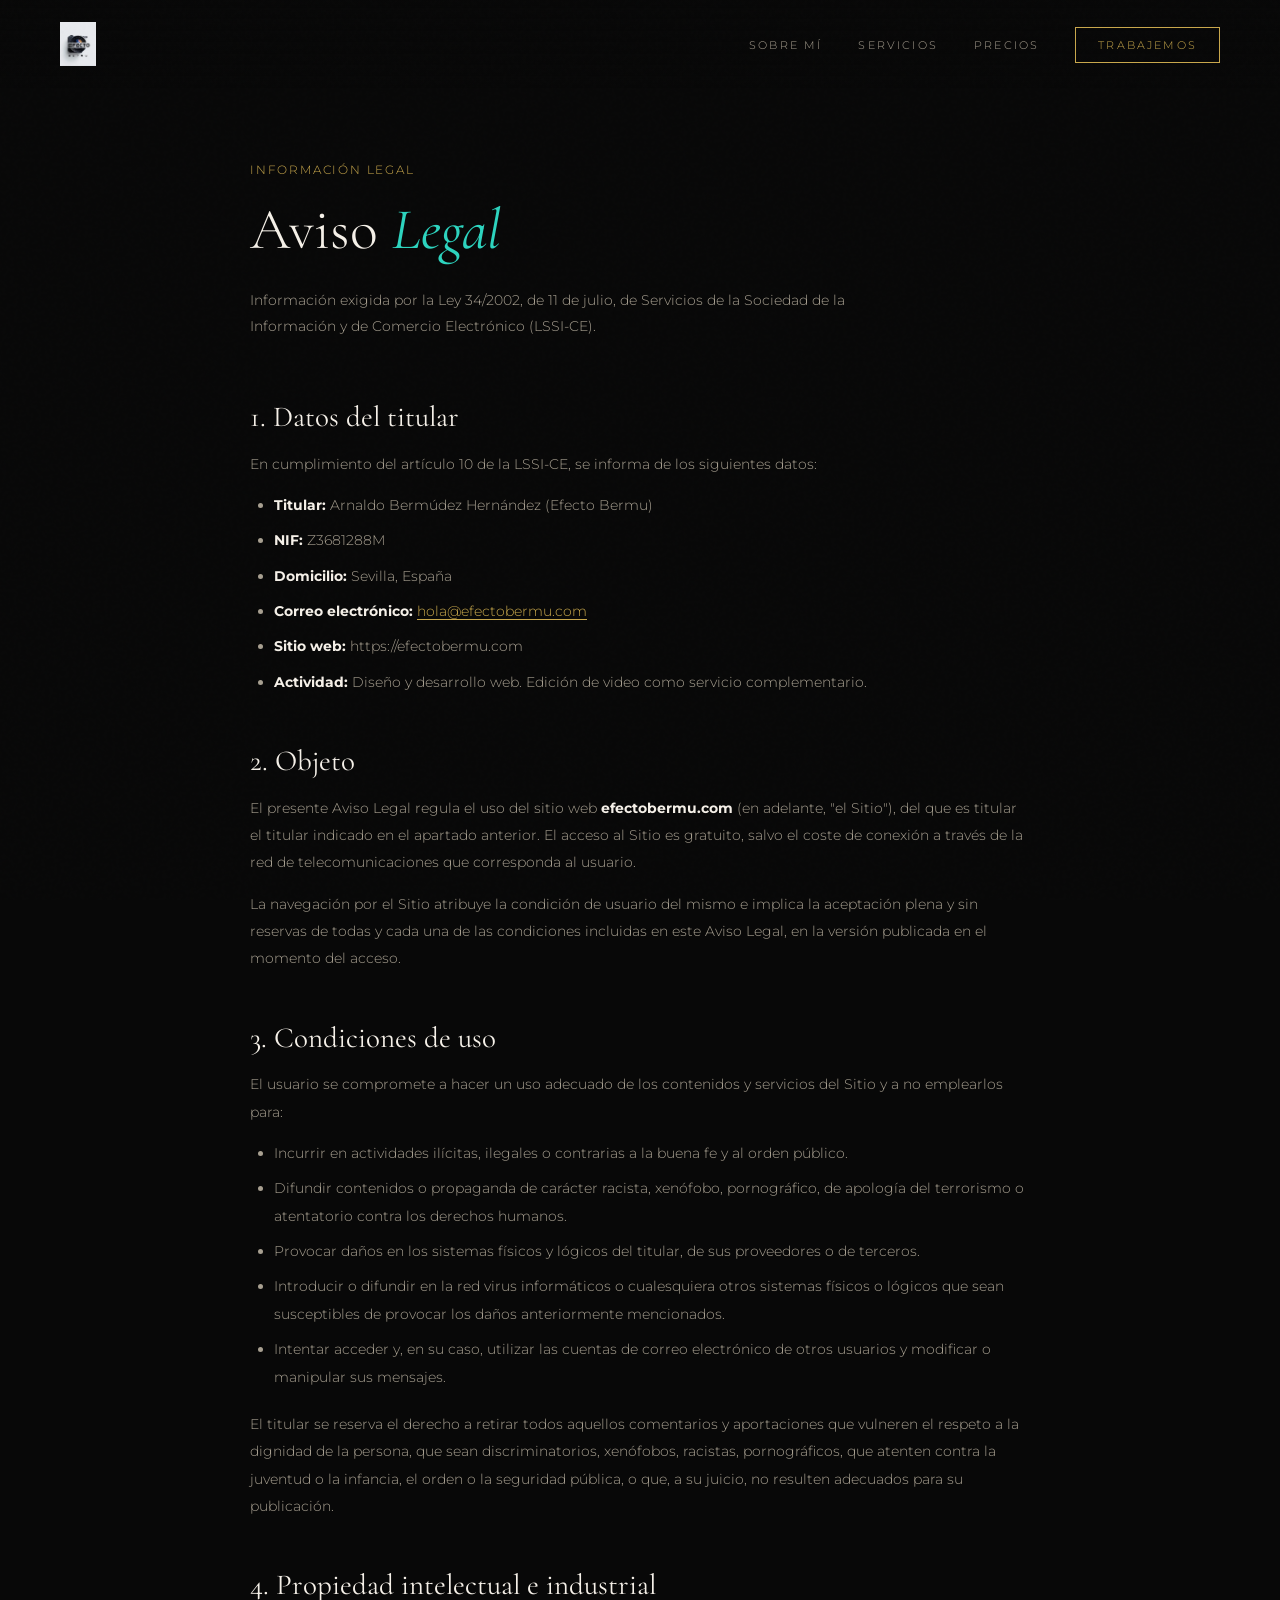
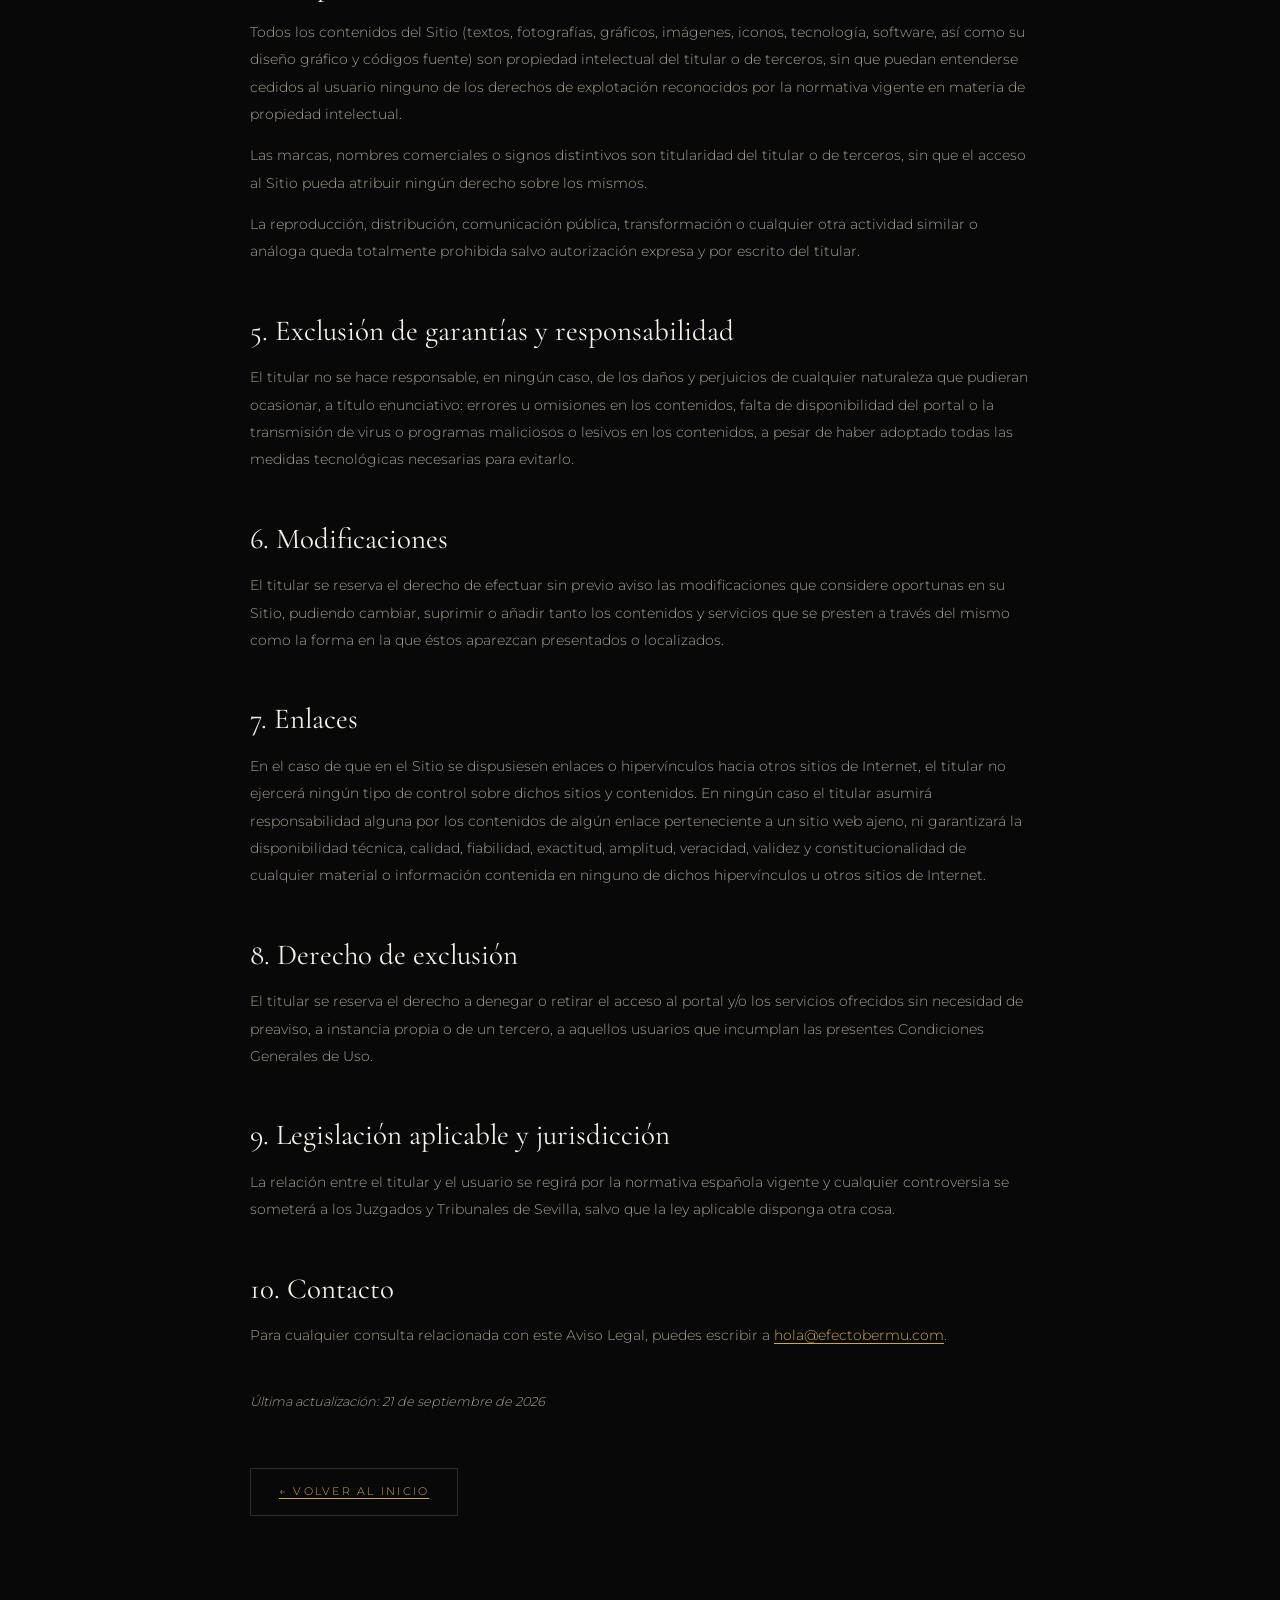
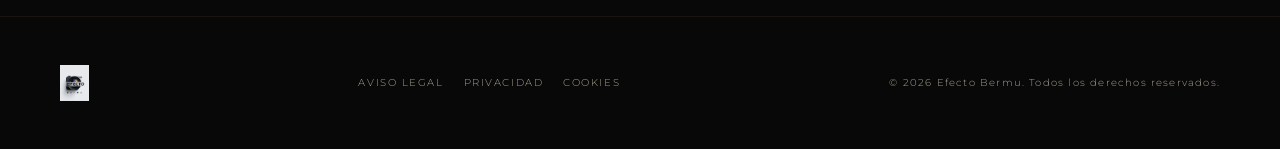
<file: aviso-legal.html>
<!DOCTYPE html>
<html lang="es">
<head>
  <meta charset="UTF-8"/>
  <meta name="viewport" content="width=device-width, initial-scale=1.0"/>
  <title>Aviso Legal — Efecto Bermu</title>
  <meta name="description" content="Aviso legal de Efecto Bermu, diseño y desarrollo web profesional. Información LSSI."/>
  <meta name="robots" content="noindex, follow"/>
  <link rel="canonical" href="https://efectobermu.com/aviso-legal.html"/>
  <link rel="icon" href="/favicon.ico" sizes="any"/>
  <link rel="icon" type="image/svg+xml" href="/favicon.svg"/>
  <link rel="stylesheet" href="/styles.css"/>
  <style>
    .legal-hero{padding:160px 60px 60px;max-width:900px;margin:0 auto}
    .legal-body{padding:0 60px 100px;max-width:900px;margin:0 auto}
    .legal-body h2{font-family:'Cormorant Garamond',serif;font-size:1.8rem;font-weight:400;color:var(--white);margin:48px 0 16px;line-height:1.2}
    .legal-body h2:first-child{margin-top:0}
    .legal-body p,.legal-body li{color:var(--muted);font-size:.9rem;line-height:1.9;margin-bottom:14px}
    .legal-body ul,.legal-body ol{padding-left:24px;margin-bottom:20px}
    .legal-body li{margin-bottom:8px}
    .legal-body strong{color:var(--white)}
    .legal-body a{color:var(--gold);text-decoration:underline;text-underline-offset:3px}
    .legal-body a:hover{color:var(--gold-l)}
    .legal-meta{font-size:.75rem;letter-spacing:.15em;text-transform:uppercase;color:var(--gold);margin-bottom:20px;display:block}
    .legal-back{display:inline-flex;align-items:center;gap:10px;margin-top:40px;padding:14px 28px;border:1px solid rgba(255,255,255,.15);color:var(--text);text-decoration:none;font-size:.7rem;letter-spacing:.2em;text-transform:uppercase;transition:all .3s}
    .legal-back:hover{border-color:var(--gold);color:var(--gold)}
    @media(max-width:1000px){.legal-hero{padding:120px 24px 40px}.legal-body{padding:0 24px 80px}}
  </style>
</head>
<body>

<nav id="nav" aria-label="Navegación principal">
  <a href="/" class="nav-logo" aria-label="Efecto Bermu, ir al inicio">
    <img src="/logo.webp" alt="Efecto Bermu" width="120" height="44"/>
  </a>
  <ul class="nav-links">
    <li><a href="/#sobre-mi">Sobre mí</a></li>
    <li><a href="/#servicios">Servicios</a></li>
    <li><a href="/#precios">Precios</a></li>
    <li><a href="/#contacto" class="nav-cta">Trabajemos</a></li>
  </ul>
</nav>

<header class="legal-hero">
  <span class="legal-meta">Información legal</span>
  <h1 class="sec-title">Aviso <em>Legal</em></h1>
  <p class="sec-desc">Información exigida por la Ley 34/2002, de 11 de julio, de Servicios de la Sociedad de la Información y de Comercio Electrónico (LSSI-CE).</p>
</header>

<main class="legal-body">

  <h2>1. Datos del titular</h2>
  <p>En cumplimiento del artículo 10 de la LSSI-CE, se informa de los siguientes datos:</p>
  <ul>
    <li><strong>Titular:</strong> Arnaldo Bermúdez Hernández (Efecto Bermu)</li>
    <li><strong>NIF:</strong> Z3681288M</li>
    <li><strong>Domicilio:</strong> Sevilla, España</li>
    <li><strong>Correo electrónico:</strong> <a href="mailto:hola@efectobermu.com">hola@efectobermu.com</a></li>
    <li><strong>Sitio web:</strong> https://efectobermu.com</li>
    <li><strong>Actividad:</strong> Diseño y desarrollo web. Edición de video como servicio complementario.</li>
  </ul>

  <h2>2. Objeto</h2>
  <p>El presente Aviso Legal regula el uso del sitio web <strong>efectobermu.com</strong> (en adelante, "el Sitio"), del que es titular el titular indicado en el apartado anterior. El acceso al Sitio es gratuito, salvo el coste de conexión a través de la red de telecomunicaciones que corresponda al usuario.</p>
  <p>La navegación por el Sitio atribuye la condición de usuario del mismo e implica la aceptación plena y sin reservas de todas y cada una de las condiciones incluidas en este Aviso Legal, en la versión publicada en el momento del acceso.</p>

  <h2>3. Condiciones de uso</h2>
  <p>El usuario se compromete a hacer un uso adecuado de los contenidos y servicios del Sitio y a no emplearlos para:</p>
  <ul>
    <li>Incurrir en actividades ilícitas, ilegales o contrarias a la buena fe y al orden público.</li>
    <li>Difundir contenidos o propaganda de carácter racista, xenófobo, pornográfico, de apología del terrorismo o atentatorio contra los derechos humanos.</li>
    <li>Provocar daños en los sistemas físicos y lógicos del titular, de sus proveedores o de terceros.</li>
    <li>Introducir o difundir en la red virus informáticos o cualesquiera otros sistemas físicos o lógicos que sean susceptibles de provocar los daños anteriormente mencionados.</li>
    <li>Intentar acceder y, en su caso, utilizar las cuentas de correo electrónico de otros usuarios y modificar o manipular sus mensajes.</li>
  </ul>
  <p>El titular se reserva el derecho a retirar todos aquellos comentarios y aportaciones que vulneren el respeto a la dignidad de la persona, que sean discriminatorios, xenófobos, racistas, pornográficos, que atenten contra la juventud o la infancia, el orden o la seguridad pública, o que, a su juicio, no resulten adecuados para su publicación.</p>

  <h2>4. Propiedad intelectual e industrial</h2>
  <p>Todos los contenidos del Sitio (textos, fotografías, gráficos, imágenes, iconos, tecnología, software, así como su diseño gráfico y códigos fuente) son propiedad intelectual del titular o de terceros, sin que puedan entenderse cedidos al usuario ninguno de los derechos de explotación reconocidos por la normativa vigente en materia de propiedad intelectual.</p>
  <p>Las marcas, nombres comerciales o signos distintivos son titularidad del titular o de terceros, sin que el acceso al Sitio pueda atribuir ningún derecho sobre los mismos.</p>
  <p>La reproducción, distribución, comunicación pública, transformación o cualquier otra actividad similar o análoga queda totalmente prohibida salvo autorización expresa y por escrito del titular.</p>

  <h2>5. Exclusión de garantías y responsabilidad</h2>
  <p>El titular no se hace responsable, en ningún caso, de los daños y perjuicios de cualquier naturaleza que pudieran ocasionar, a título enunciativo: errores u omisiones en los contenidos, falta de disponibilidad del portal o la transmisión de virus o programas maliciosos o lesivos en los contenidos, a pesar de haber adoptado todas las medidas tecnológicas necesarias para evitarlo.</p>

  <h2>6. Modificaciones</h2>
  <p>El titular se reserva el derecho de efectuar sin previo aviso las modificaciones que considere oportunas en su Sitio, pudiendo cambiar, suprimir o añadir tanto los contenidos y servicios que se presten a través del mismo como la forma en la que éstos aparezcan presentados o localizados.</p>

  <h2>7. Enlaces</h2>
  <p>En el caso de que en el Sitio se dispusiesen enlaces o hipervínculos hacia otros sitios de Internet, el titular no ejercerá ningún tipo de control sobre dichos sitios y contenidos. En ningún caso el titular asumirá responsabilidad alguna por los contenidos de algún enlace perteneciente a un sitio web ajeno, ni garantizará la disponibilidad técnica, calidad, fiabilidad, exactitud, amplitud, veracidad, validez y constitucionalidad de cualquier material o información contenida en ninguno de dichos hipervínculos u otros sitios de Internet.</p>

  <h2>8. Derecho de exclusión</h2>
  <p>El titular se reserva el derecho a denegar o retirar el acceso al portal y/o los servicios ofrecidos sin necesidad de preaviso, a instancia propia o de un tercero, a aquellos usuarios que incumplan las presentes Condiciones Generales de Uso.</p>

  <h2>9. Legislación aplicable y jurisdicción</h2>
  <p>La relación entre el titular y el usuario se regirá por la normativa española vigente y cualquier controversia se someterá a los Juzgados y Tribunales de Sevilla, salvo que la ley aplicable disponga otra cosa.</p>

  <h2>10. Contacto</h2>
  <p>Para cualquier consulta relacionada con este Aviso Legal, puedes escribir a <a href="mailto:hola@efectobermu.com">hola@efectobermu.com</a>.</p>

  <p style="margin-top:40px;font-style:italic;font-size:.8rem">Última actualización: 21 de septiembre de 2026</p>

  <a href="/" class="legal-back">← Volver al inicio</a>

</main>

<footer>
  <div class="foot-logo">
    <img src="/logo.webp" alt="Efecto Bermu" width="100" height="36"/>
  </div>
  <nav class="foot-legal" aria-label="Enlaces legales">
    <a href="/aviso-legal.html">Aviso legal</a>
    <a href="/privacidad.html">Privacidad</a>
    <a href="/cookies.html">Cookies</a>
  </nav>
  <div class="foot-copy">© 2026 Efecto Bermu. Todos los derechos reservados.</div>
</footer>

</body>
</html>
</file>
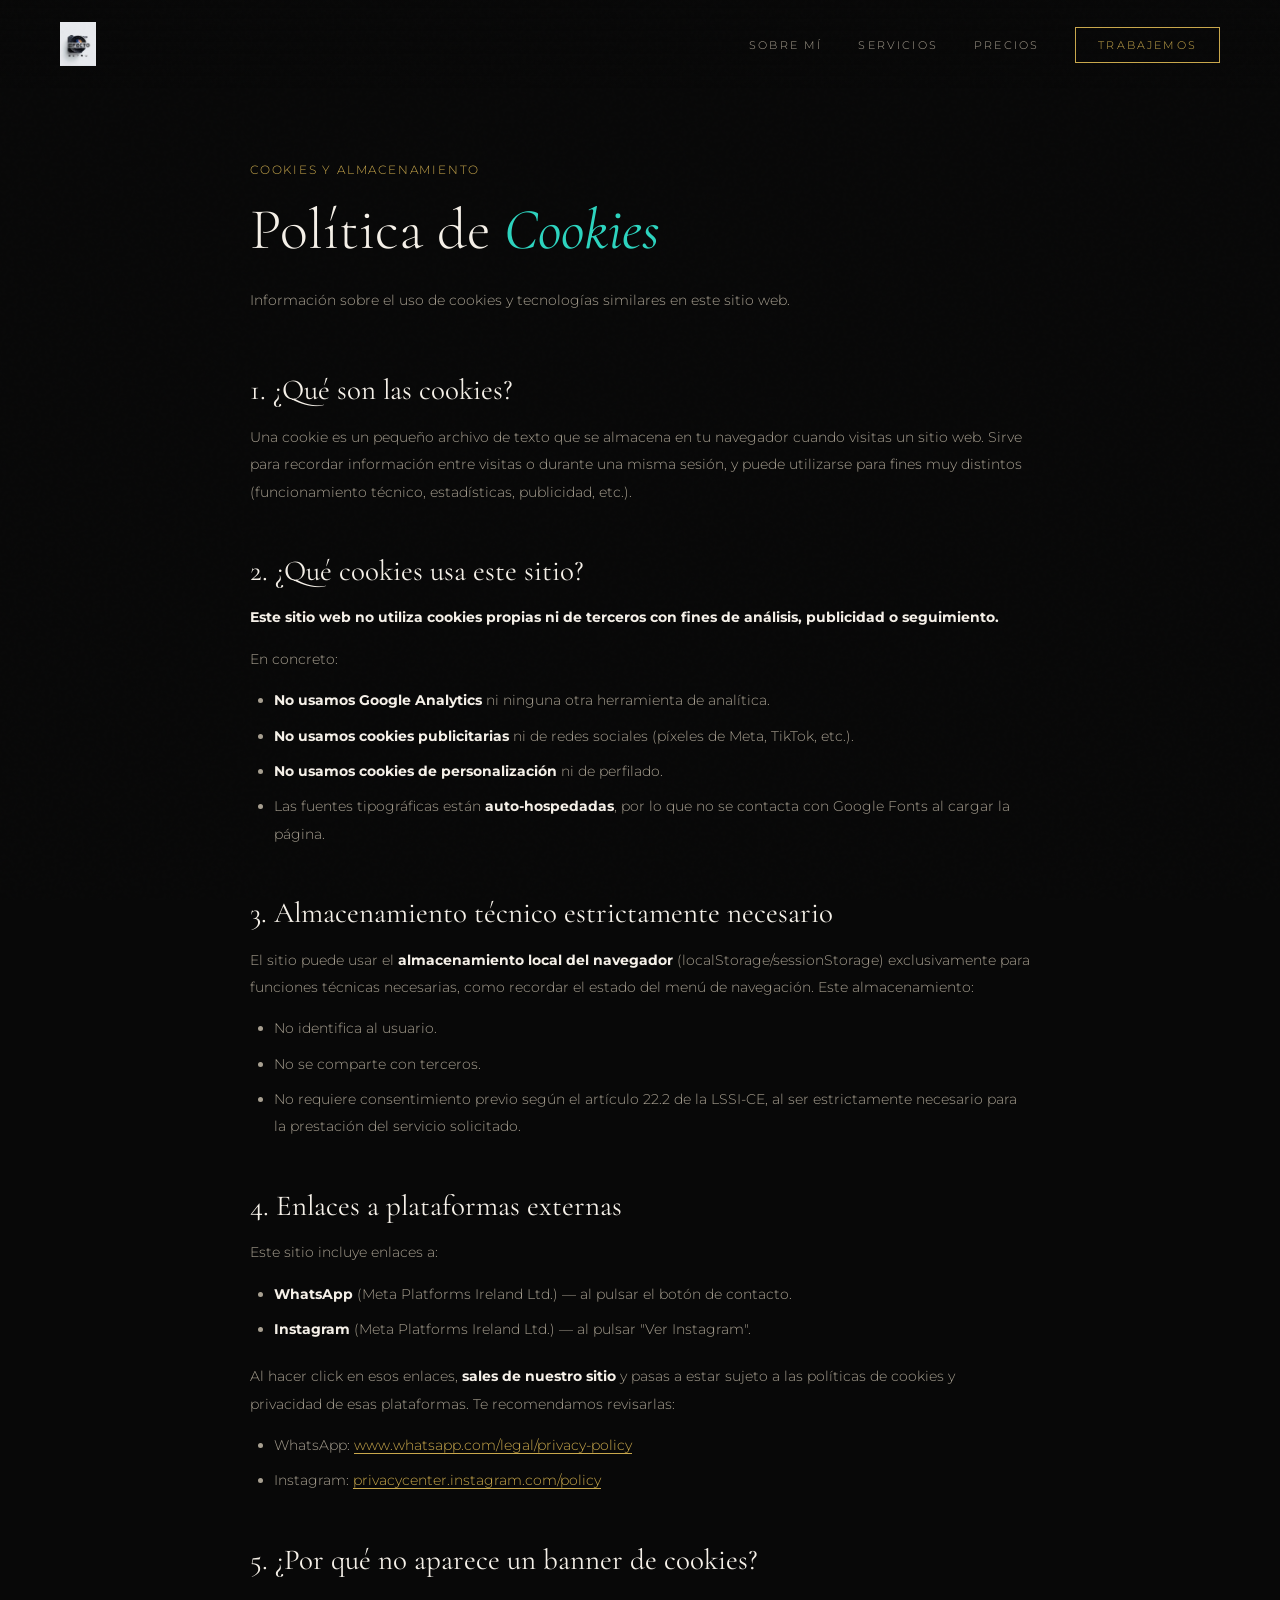
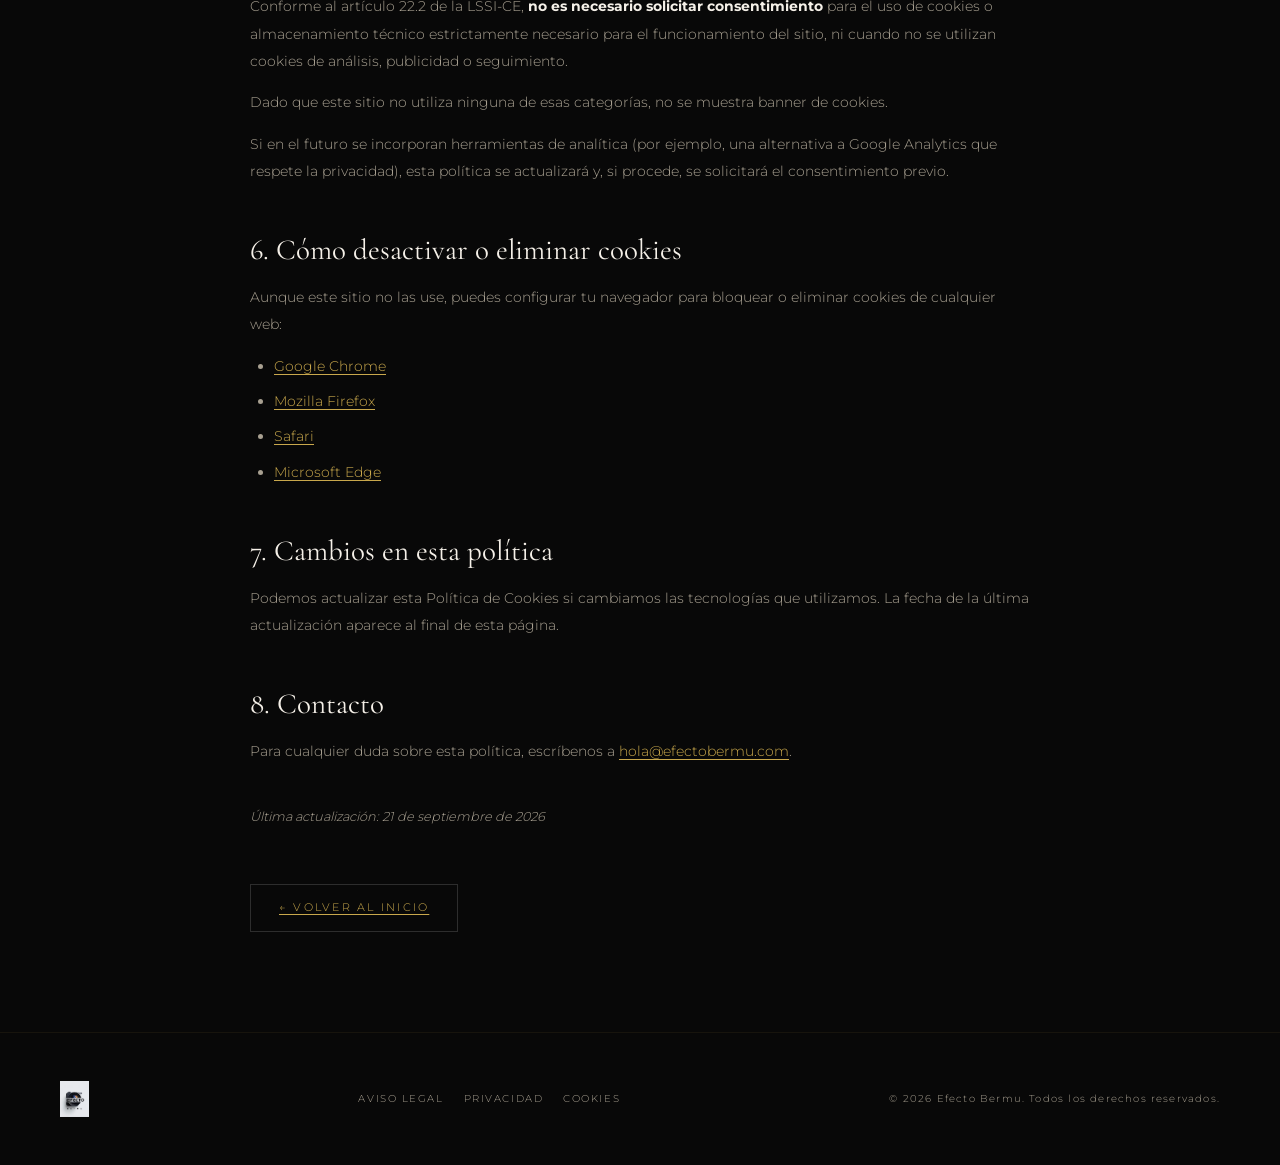
<file: cookies.html>
<!DOCTYPE html>
<html lang="es">
<head>
  <meta charset="UTF-8"/>
  <meta name="viewport" content="width=device-width, initial-scale=1.0"/>
  <title>Política de Cookies — Efecto Bermu</title>
  <meta name="description" content="Política de cookies de Efecto Bermu."/>
  <meta name="robots" content="noindex, follow"/>
  <link rel="canonical" href="https://efectobermu.com/cookies.html"/>
  <link rel="icon" href="/favicon.ico" sizes="any"/>
  <link rel="icon" type="image/svg+xml" href="/favicon.svg"/>
  <link rel="stylesheet" href="/styles.css"/>
  <style>
    .legal-hero{padding:160px 60px 60px;max-width:900px;margin:0 auto}
    .legal-body{padding:0 60px 100px;max-width:900px;margin:0 auto}
    .legal-body h2{font-family:'Cormorant Garamond',serif;font-size:1.8rem;font-weight:400;color:var(--white);margin:48px 0 16px;line-height:1.2}
    .legal-body h2:first-child{margin-top:0}
    .legal-body p,.legal-body li{color:var(--muted);font-size:.9rem;line-height:1.9;margin-bottom:14px}
    .legal-body ul,.legal-body ol{padding-left:24px;margin-bottom:20px}
    .legal-body li{margin-bottom:8px}
    .legal-body strong{color:var(--white)}
    .legal-body a{color:var(--gold);text-decoration:underline;text-underline-offset:3px}
    .legal-body a:hover{color:var(--gold-l)}
    .legal-meta{font-size:.75rem;letter-spacing:.15em;text-transform:uppercase;color:var(--gold);margin-bottom:20px;display:block}
    .legal-back{display:inline-flex;align-items:center;gap:10px;margin-top:40px;padding:14px 28px;border:1px solid rgba(255,255,255,.15);color:var(--text);text-decoration:none;font-size:.7rem;letter-spacing:.2em;text-transform:uppercase;transition:all .3s}
    .legal-back:hover{border-color:var(--gold);color:var(--gold)}
    @media(max-width:1000px){.legal-hero{padding:120px 24px 40px}.legal-body{padding:0 24px 80px}}
  </style>
</head>
<body>

<nav id="nav" aria-label="Navegación principal">
  <a href="/" class="nav-logo" aria-label="Efecto Bermu, ir al inicio">
    <img src="/logo.webp" alt="Efecto Bermu" width="120" height="44"/>
  </a>
  <ul class="nav-links">
    <li><a href="/#sobre-mi">Sobre mí</a></li>
    <li><a href="/#servicios">Servicios</a></li>
    <li><a href="/#precios">Precios</a></li>
    <li><a href="/#contacto" class="nav-cta">Trabajemos</a></li>
  </ul>
</nav>

<header class="legal-hero">
  <span class="legal-meta">Cookies y almacenamiento</span>
  <h1 class="sec-title">Política de <em>Cookies</em></h1>
  <p class="sec-desc">Información sobre el uso de cookies y tecnologías similares en este sitio web.</p>
</header>

<main class="legal-body">

  <h2>1. ¿Qué son las cookies?</h2>
  <p>Una cookie es un pequeño archivo de texto que se almacena en tu navegador cuando visitas un sitio web. Sirve para recordar información entre visitas o durante una misma sesión, y puede utilizarse para fines muy distintos (funcionamiento técnico, estadísticas, publicidad, etc.).</p>

  <h2>2. ¿Qué cookies usa este sitio?</h2>
  <p><strong>Este sitio web no utiliza cookies propias ni de terceros con fines de análisis, publicidad o seguimiento.</strong></p>
  <p>En concreto:</p>
  <ul>
    <li><strong>No usamos Google Analytics</strong> ni ninguna otra herramienta de analítica.</li>
    <li><strong>No usamos cookies publicitarias</strong> ni de redes sociales (píxeles de Meta, TikTok, etc.).</li>
    <li><strong>No usamos cookies de personalización</strong> ni de perfilado.</li>
    <li>Las fuentes tipográficas están <strong>auto-hospedadas</strong>, por lo que no se contacta con Google Fonts al cargar la página.</li>
  </ul>

  <h2>3. Almacenamiento técnico estrictamente necesario</h2>
  <p>El sitio puede usar el <strong>almacenamiento local del navegador</strong> (localStorage/sessionStorage) exclusivamente para funciones técnicas necesarias, como recordar el estado del menú de navegación. Este almacenamiento:</p>
  <ul>
    <li>No identifica al usuario.</li>
    <li>No se comparte con terceros.</li>
    <li>No requiere consentimiento previo según el artículo 22.2 de la LSSI-CE, al ser estrictamente necesario para la prestación del servicio solicitado.</li>
  </ul>

  <h2>4. Enlaces a plataformas externas</h2>
  <p>Este sitio incluye enlaces a:</p>
  <ul>
    <li><strong>WhatsApp</strong> (Meta Platforms Ireland Ltd.) — al pulsar el botón de contacto.</li>
    <li><strong>Instagram</strong> (Meta Platforms Ireland Ltd.) — al pulsar "Ver Instagram".</li>
  </ul>
  <p>Al hacer click en esos enlaces, <strong>sales de nuestro sitio</strong> y pasas a estar sujeto a las políticas de cookies y privacidad de esas plataformas. Te recomendamos revisarlas:</p>
  <ul>
    <li>WhatsApp: <a href="https://www.whatsapp.com/legal/privacy-policy" target="_blank" rel="noopener">www.whatsapp.com/legal/privacy-policy</a></li>
    <li>Instagram: <a href="https://privacycenter.instagram.com/policy" target="_blank" rel="noopener">privacycenter.instagram.com/policy</a></li>
  </ul>

  <h2>5. ¿Por qué no aparece un banner de cookies?</h2>
  <p>Conforme al artículo 22.2 de la LSSI-CE, <strong>no es necesario solicitar consentimiento</strong> para el uso de cookies o almacenamiento técnico estrictamente necesario para el funcionamiento del sitio, ni cuando no se utilizan cookies de análisis, publicidad o seguimiento.</p>
  <p>Dado que este sitio no utiliza ninguna de esas categorías, no se muestra banner de cookies.</p>
  <p>Si en el futuro se incorporan herramientas de analítica (por ejemplo, una alternativa a Google Analytics que respete la privacidad), esta política se actualizará y, si procede, se solicitará el consentimiento previo.</p>

  <h2>6. Cómo desactivar o eliminar cookies</h2>
  <p>Aunque este sitio no las use, puedes configurar tu navegador para bloquear o eliminar cookies de cualquier web:</p>
  <ul>
    <li><a href="https://support.google.com/chrome/answer/95647" target="_blank" rel="noopener">Google Chrome</a></li>
    <li><a href="https://support.mozilla.org/es/kb/borrar-cookies-y-datos-de-sitios-en-firefox" target="_blank" rel="noopener">Mozilla Firefox</a></li>
    <li><a href="https://support.apple.com/es-es/guide/safari/sfri11471/mac" target="_blank" rel="noopener">Safari</a></li>
    <li><a href="https://support.microsoft.com/es-es/microsoft-edge" target="_blank" rel="noopener">Microsoft Edge</a></li>
  </ul>

  <h2>7. Cambios en esta política</h2>
  <p>Podemos actualizar esta Política de Cookies si cambiamos las tecnologías que utilizamos. La fecha de la última actualización aparece al final de esta página.</p>

  <h2>8. Contacto</h2>
  <p>Para cualquier duda sobre esta política, escríbenos a <a href="mailto:hola@efectobermu.com">hola@efectobermu.com</a>.</p>

  <p style="margin-top:40px;font-style:italic;font-size:.8rem">Última actualización: 21 de septiembre de 2026</p>

  <a href="/" class="legal-back">← Volver al inicio</a>

</main>

<footer>
  <div class="foot-logo">
    <img src="/logo.webp" alt="Efecto Bermu" width="100" height="36"/>
  </div>
  <nav class="foot-legal" aria-label="Enlaces legales">
    <a href="/aviso-legal.html">Aviso legal</a>
    <a href="/privacidad.html">Privacidad</a>
    <a href="/cookies.html">Cookies</a>
  </nav>
  <div class="foot-copy">© 2026 Efecto Bermu. Todos los derechos reservados.</div>
</footer>

</body>
</html>
</file>
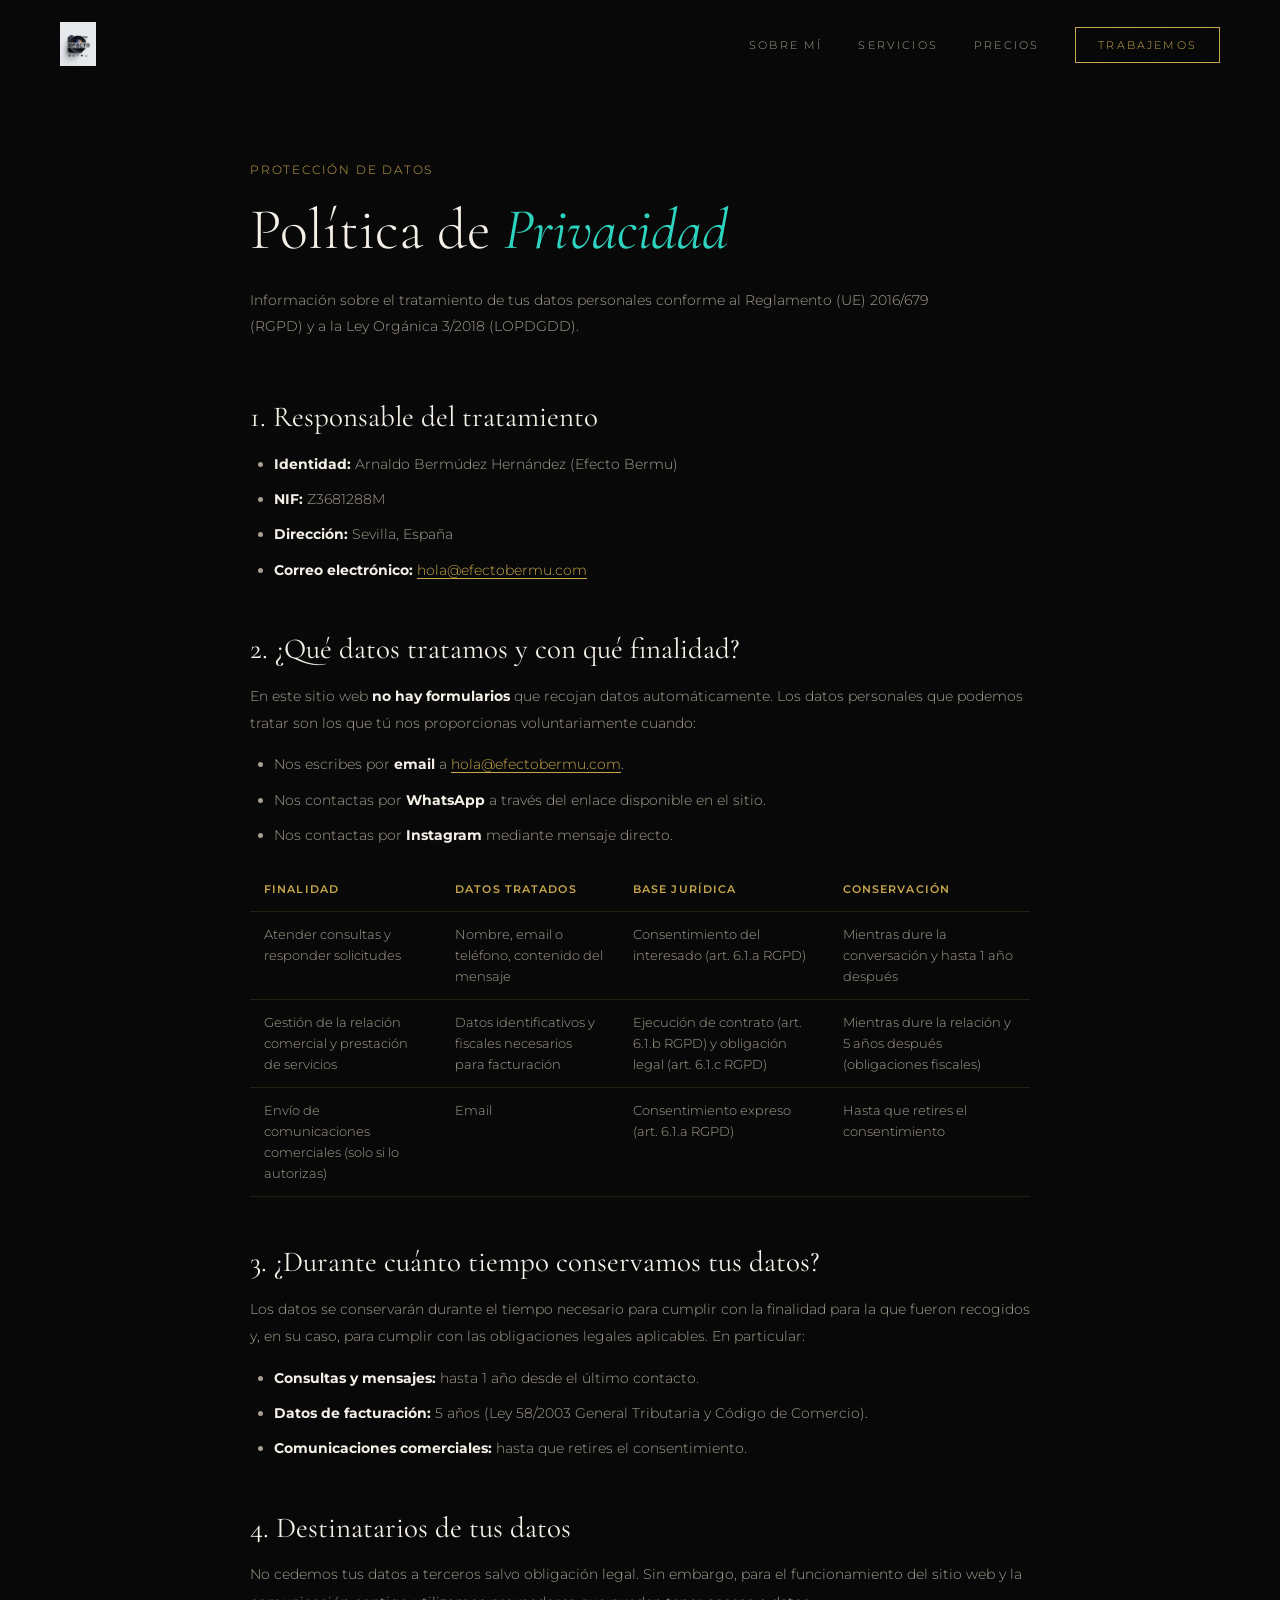
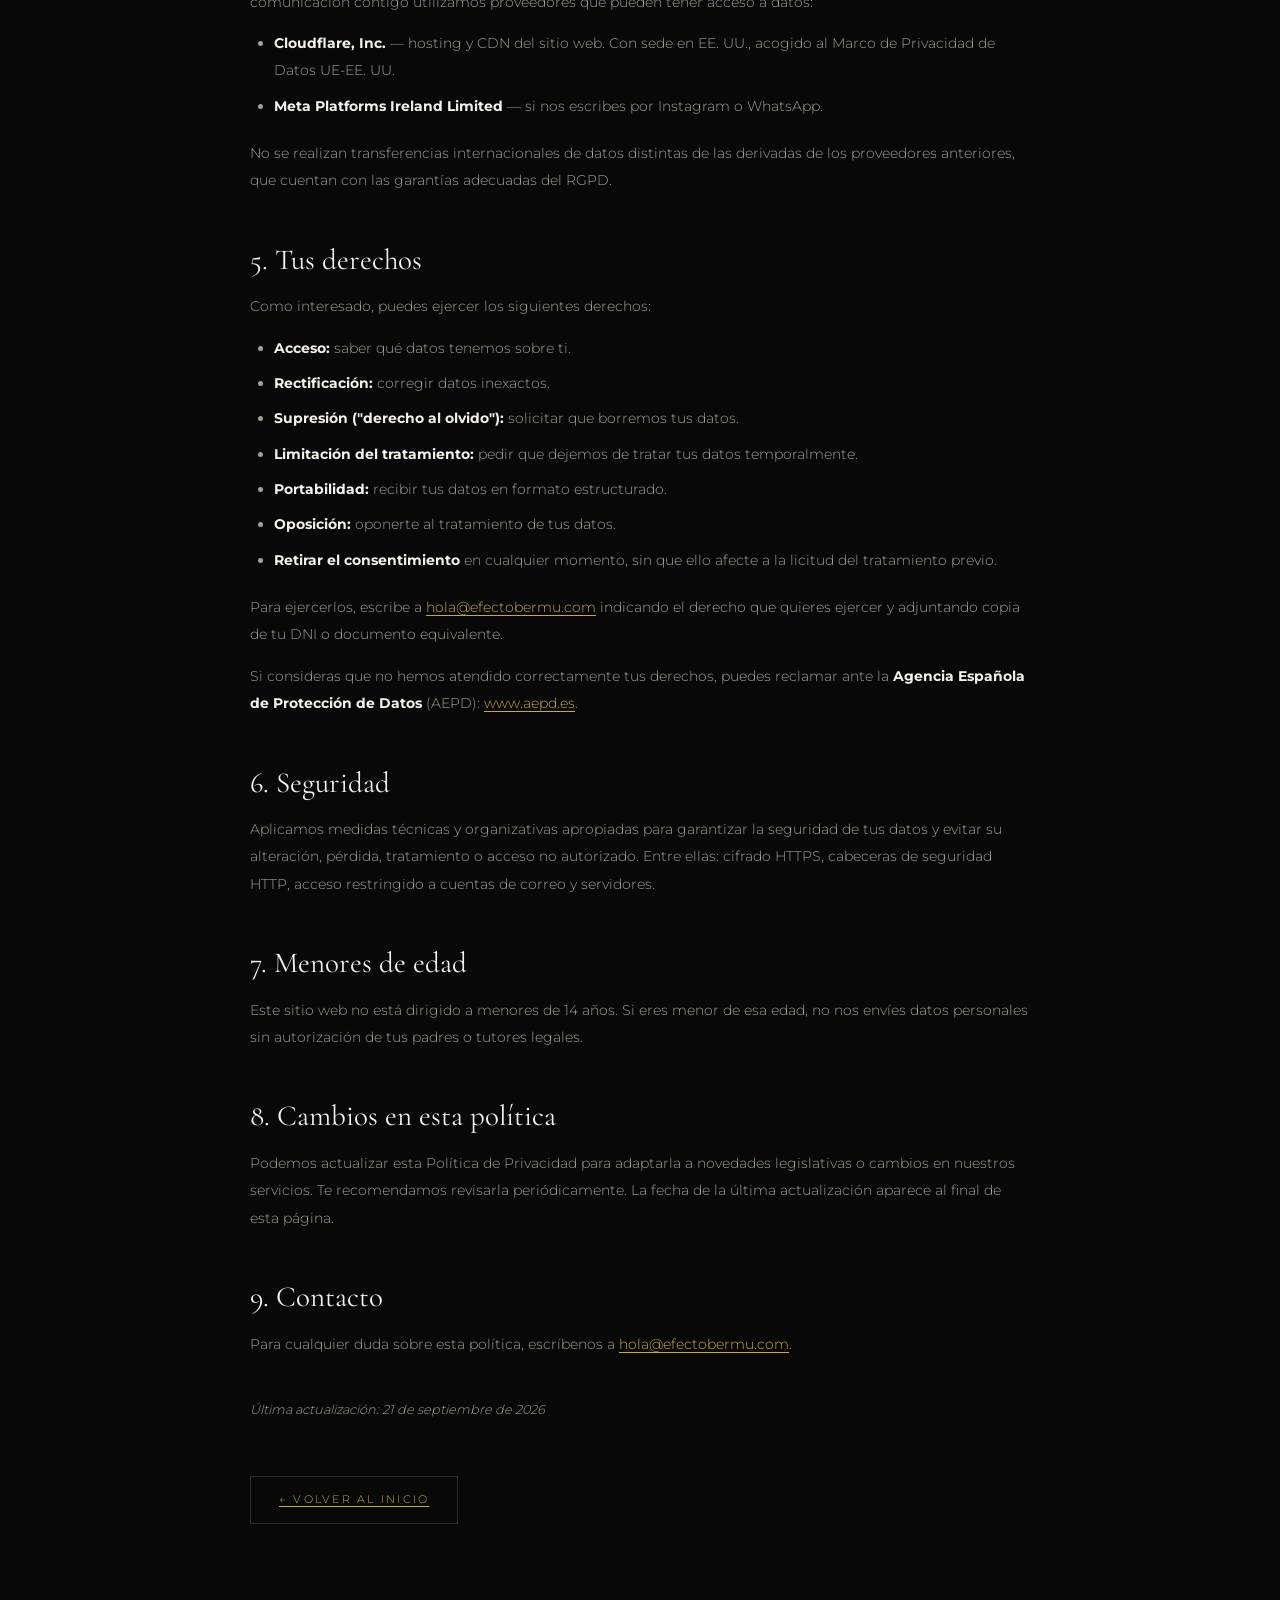
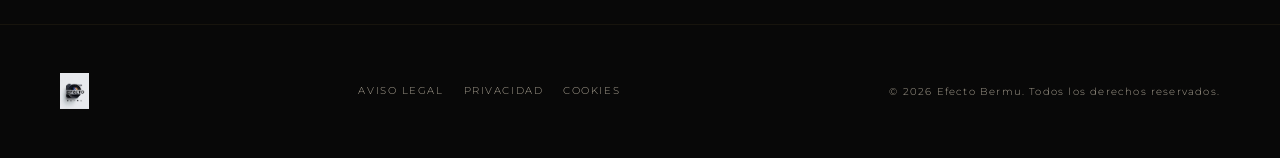
<file: privacidad.html>
<!DOCTYPE html>
<html lang="es">
<head>
  <meta charset="UTF-8"/>
  <meta name="viewport" content="width=device-width, initial-scale=1.0"/>
  <title>Política de Privacidad — Efecto Bermu</title>
  <meta name="description" content="Política de privacidad de Efecto Bermu conforme al RGPD y la LOPDGDD."/>
  <meta name="robots" content="noindex, follow"/>
  <link rel="canonical" href="https://efectobermu.com/privacidad.html"/>
  <link rel="icon" href="/favicon.ico" sizes="any"/>
  <link rel="icon" type="image/svg+xml" href="/favicon.svg"/>
  <link rel="stylesheet" href="/styles.css"/>
  <style>
    .legal-hero{padding:160px 60px 60px;max-width:900px;margin:0 auto}
    .legal-body{padding:0 60px 100px;max-width:900px;margin:0 auto}
    .legal-body h2{font-family:'Cormorant Garamond',serif;font-size:1.8rem;font-weight:400;color:var(--white);margin:48px 0 16px;line-height:1.2}
    .legal-body h2:first-child{margin-top:0}
    .legal-body p,.legal-body li{color:var(--muted);font-size:.9rem;line-height:1.9;margin-bottom:14px}
    .legal-body ul,.legal-body ol{padding-left:24px;margin-bottom:20px}
    .legal-body li{margin-bottom:8px}
    .legal-body strong{color:var(--white)}
    .legal-body a{color:var(--gold);text-decoration:underline;text-underline-offset:3px}
    .legal-body a:hover{color:var(--gold-l)}
    .legal-meta{font-size:.75rem;letter-spacing:.15em;text-transform:uppercase;color:var(--gold);margin-bottom:20px;display:block}
    .legal-back{display:inline-flex;align-items:center;gap:10px;margin-top:40px;padding:14px 28px;border:1px solid rgba(255,255,255,.15);color:var(--text);text-decoration:none;font-size:.7rem;letter-spacing:.2em;text-transform:uppercase;transition:all .3s}
    .legal-back:hover{border-color:var(--gold);color:var(--gold)}
    table{width:100%;border-collapse:collapse;margin:20px 0;font-size:.82rem}
    th,td{padding:12px 14px;text-align:left;border-bottom:1px solid rgba(201,168,76,.15);color:var(--muted);vertical-align:top}
    th{color:var(--gold);font-weight:600;text-transform:uppercase;letter-spacing:.1em;font-size:.7rem}
    @media(max-width:1000px){.legal-hero{padding:120px 24px 40px}.legal-body{padding:0 24px 80px}table{font-size:.75rem}th,td{padding:10px}}
  </style>
</head>
<body>

<nav id="nav" aria-label="Navegación principal">
  <a href="/" class="nav-logo" aria-label="Efecto Bermu, ir al inicio">
    <img src="/logo.webp" alt="Efecto Bermu" width="120" height="44"/>
  </a>
  <ul class="nav-links">
    <li><a href="/#sobre-mi">Sobre mí</a></li>
    <li><a href="/#servicios">Servicios</a></li>
    <li><a href="/#precios">Precios</a></li>
    <li><a href="/#contacto" class="nav-cta">Trabajemos</a></li>
  </ul>
</nav>

<header class="legal-hero">
  <span class="legal-meta">Protección de datos</span>
  <h1 class="sec-title">Política de <em>Privacidad</em></h1>
  <p class="sec-desc">Información sobre el tratamiento de tus datos personales conforme al Reglamento (UE) 2016/679 (RGPD) y a la Ley Orgánica 3/2018 (LOPDGDD).</p>
</header>

<main class="legal-body">

  <h2>1. Responsable del tratamiento</h2>
  <ul>
    <li><strong>Identidad:</strong> Arnaldo Bermúdez Hernández (Efecto Bermu)</li>
    <li><strong>NIF:</strong> Z3681288M</li>
    <li><strong>Dirección:</strong> Sevilla, España</li>
    <li><strong>Correo electrónico:</strong> <a href="mailto:hola@efectobermu.com">hola@efectobermu.com</a></li>
  </ul>

  <h2>2. ¿Qué datos tratamos y con qué finalidad?</h2>
  <p>En este sitio web <strong>no hay formularios</strong> que recojan datos automáticamente. Los datos personales que podemos tratar son los que tú nos proporcionas voluntariamente cuando:</p>
  <ul>
    <li>Nos escribes por <strong>email</strong> a <a href="mailto:hola@efectobermu.com">hola@efectobermu.com</a>.</li>
    <li>Nos contactas por <strong>WhatsApp</strong> a través del enlace disponible en el sitio.</li>
    <li>Nos contactas por <strong>Instagram</strong> mediante mensaje directo.</li>
  </ul>

  <table>
    <thead>
      <tr>
        <th>Finalidad</th>
        <th>Datos tratados</th>
        <th>Base jurídica</th>
        <th>Conservación</th>
      </tr>
    </thead>
    <tbody>
      <tr>
        <td>Atender consultas y responder solicitudes</td>
        <td>Nombre, email o teléfono, contenido del mensaje</td>
        <td>Consentimiento del interesado (art. 6.1.a RGPD)</td>
        <td>Mientras dure la conversación y hasta 1 año después</td>
      </tr>
      <tr>
        <td>Gestión de la relación comercial y prestación de servicios</td>
        <td>Datos identificativos y fiscales necesarios para facturación</td>
        <td>Ejecución de contrato (art. 6.1.b RGPD) y obligación legal (art. 6.1.c RGPD)</td>
        <td>Mientras dure la relación y 5 años después (obligaciones fiscales)</td>
      </tr>
      <tr>
        <td>Envío de comunicaciones comerciales (solo si lo autorizas)</td>
        <td>Email</td>
        <td>Consentimiento expreso (art. 6.1.a RGPD)</td>
        <td>Hasta que retires el consentimiento</td>
      </tr>
    </tbody>
  </table>

  <h2>3. ¿Durante cuánto tiempo conservamos tus datos?</h2>
  <p>Los datos se conservarán durante el tiempo necesario para cumplir con la finalidad para la que fueron recogidos y, en su caso, para cumplir con las obligaciones legales aplicables. En particular:</p>
  <ul>
    <li><strong>Consultas y mensajes:</strong> hasta 1 año desde el último contacto.</li>
    <li><strong>Datos de facturación:</strong> 5 años (Ley 58/2003 General Tributaria y Código de Comercio).</li>
    <li><strong>Comunicaciones comerciales:</strong> hasta que retires el consentimiento.</li>
  </ul>

  <h2>4. Destinatarios de tus datos</h2>
  <p>No cedemos tus datos a terceros salvo obligación legal. Sin embargo, para el funcionamiento del sitio web y la comunicación contigo utilizamos proveedores que pueden tener acceso a datos:</p>
  <ul>
    <li><strong>Cloudflare, Inc.</strong> — hosting y CDN del sitio web. Con sede en EE. UU., acogido al Marco de Privacidad de Datos UE-EE. UU.</li>
    <li><strong>Meta Platforms Ireland Limited</strong> — si nos escribes por Instagram o WhatsApp.</li>
  </ul>
  <p>No se realizan transferencias internacionales de datos distintas de las derivadas de los proveedores anteriores, que cuentan con las garantías adecuadas del RGPD.</p>

  <h2>5. Tus derechos</h2>
  <p>Como interesado, puedes ejercer los siguientes derechos:</p>
  <ul>
    <li><strong>Acceso:</strong> saber qué datos tenemos sobre ti.</li>
    <li><strong>Rectificación:</strong> corregir datos inexactos.</li>
    <li><strong>Supresión ("derecho al olvido"):</strong> solicitar que borremos tus datos.</li>
    <li><strong>Limitación del tratamiento:</strong> pedir que dejemos de tratar tus datos temporalmente.</li>
    <li><strong>Portabilidad:</strong> recibir tus datos en formato estructurado.</li>
    <li><strong>Oposición:</strong> oponerte al tratamiento de tus datos.</li>
    <li><strong>Retirar el consentimiento</strong> en cualquier momento, sin que ello afecte a la licitud del tratamiento previo.</li>
  </ul>
  <p>Para ejercerlos, escribe a <a href="mailto:hola@efectobermu.com">hola@efectobermu.com</a> indicando el derecho que quieres ejercer y adjuntando copia de tu DNI o documento equivalente.</p>
  <p>Si consideras que no hemos atendido correctamente tus derechos, puedes reclamar ante la <strong>Agencia Española de Protección de Datos</strong> (AEPD): <a href="https://www.aepd.es" target="_blank" rel="noopener">www.aepd.es</a>.</p>

  <h2>6. Seguridad</h2>
  <p>Aplicamos medidas técnicas y organizativas apropiadas para garantizar la seguridad de tus datos y evitar su alteración, pérdida, tratamiento o acceso no autorizado. Entre ellas: cifrado HTTPS, cabeceras de seguridad HTTP, acceso restringido a cuentas de correo y servidores.</p>

  <h2>7. Menores de edad</h2>
  <p>Este sitio web no está dirigido a menores de 14 años. Si eres menor de esa edad, no nos envíes datos personales sin autorización de tus padres o tutores legales.</p>

  <h2>8. Cambios en esta política</h2>
  <p>Podemos actualizar esta Política de Privacidad para adaptarla a novedades legislativas o cambios en nuestros servicios. Te recomendamos revisarla periódicamente. La fecha de la última actualización aparece al final de esta página.</p>

  <h2>9. Contacto</h2>
  <p>Para cualquier duda sobre esta política, escríbenos a <a href="mailto:hola@efectobermu.com">hola@efectobermu.com</a>.</p>

  <p style="margin-top:40px;font-style:italic;font-size:.8rem">Última actualización: 21 de septiembre de 2026</p>

  <a href="/" class="legal-back">← Volver al inicio</a>

</main>

<footer>
  <div class="foot-logo">
    <img src="/logo.webp" alt="Efecto Bermu" width="100" height="36"/>
  </div>
  <nav class="foot-legal" aria-label="Enlaces legales">
    <a href="/aviso-legal.html">Aviso legal</a>
    <a href="/privacidad.html">Privacidad</a>
    <a href="/cookies.html">Cookies</a>
  </nav>
  <div class="foot-copy">© 2026 Efecto Bermu. Todos los derechos reservados.</div>
</footer>

</body>
</html>
</file>
<file: styles.css>
/* ==========================================================================
   EFECTO BERMU — Hoja de estilos principal
   ========================================================================== */

/* --------------------------------------------------------------------------
   FUENTES AUTO-HOSPEDADAS
   Descarga los .woff2 desde Google Fonts y colócalos en /fonts/
   -------------------------------------------------------------------------- */
@font-face {
  font-family: 'Cormorant Garamond';
  font-style: normal;
  font-weight: 300;
  font-display: swap;
  src: url('/fonts/cormorant-garamond-300.woff2') format('woff2');
}
@font-face {
  font-family: 'Cormorant Garamond';
  font-style: normal;
  font-weight: 400;
  font-display: swap;
  src: url('/fonts/cormorant-garamond-400.woff2') format('woff2');
}
@font-face {
  font-family: 'Cormorant Garamond';
  font-style: italic;
  font-weight: 400;
  font-display: swap;
  src: url('/fonts/cormorant-garamond-400-italic.woff2') format('woff2');
}
@font-face {
  font-family: 'Montserrat';
  font-style: normal;
  font-weight: 300;
  font-display: swap;
  src: url('/fonts/montserrat-300.woff2') format('woff2');
}
@font-face {
  font-family: 'Montserrat';
  font-style: normal;
  font-weight: 400;
  font-display: swap;
  src: url('/fonts/montserrat-400.woff2') format('woff2');
}
@font-face {
  font-family: 'Montserrat';
  font-style: normal;
  font-weight: 600;
  font-display: swap;
  src: url('/fonts/montserrat-600.woff2') format('woff2');
}
@font-face {
  font-family: 'Montserrat';
  font-style: normal;
  font-weight: 700;
  font-display: swap;
  src: url('/fonts/montserrat-700.woff2') format('woff2');
}

/* --------------------------------------------------------------------------
   RESET + VARIABLES
   -------------------------------------------------------------------------- */
*,*::before,*::after{box-sizing:border-box;margin:0;padding:0}

:root{
  --gold:#c9a84c;
  --gold-l:#e8c97a;
  --gold-d:rgba(201,168,76,.15);
  --black:#080808;
  --dark:#0f0f0f;
  --mid:#1a1a1a;
  --mid2:#222;
  --text:#e8e0d0;
  --muted:#a8a091;
  --white:#f5f0e8;
  --teal:#2dd4bf;
  --nav-h:88px;
}

html{scroll-behavior:smooth;-webkit-text-size-adjust:100%}

body{
  background:var(--black);
  color:var(--text);
  font-family:'Montserrat',system-ui,sans-serif;
  font-weight:300;
  line-height:1.6;
  overflow-x:hidden;
  min-height:100vh;
  -webkit-font-smoothing:antialiased;
}

img{max-width:100%;height:auto;display:block}
a{color:inherit}
button{font:inherit;color:inherit;background:none;border:0;cursor:pointer}

/* Cursor personalizado: solo en dispositivos con puntero fino */
@media (hover:hover) and (pointer:fine){
  body{cursor:none}
  a,button{cursor:none}
}

/* Grano de fondo */
body::before{
  content:'';
  position:fixed;
  inset:0;
  background-image:url("data:image/svg+xml,%3Csvg viewBox='0 0 256 256' xmlns='http://www.w3.org/2000/svg'%3E%3Cfilter id='n'%3E%3CfeTurbulence type='fractalNoise' baseFrequency='.9' numOctaves='4' stitchTiles='stitch'/%3E%3C/filter%3E%3Crect width='100%25' height='100%25' filter='url(%23n)' opacity='.04'/%3E%3C/svg%3E");
  pointer-events:none;
  z-index:1000;
  opacity:.3;
}

/* --------------------------------------------------------------------------
   ACCESIBILIDAD
   -------------------------------------------------------------------------- */
.skip-link{
  position:absolute;
  top:-100px;
  left:16px;
  background:var(--gold);
  color:var(--black);
  padding:10px 18px;
  font-size:.75rem;
  font-weight:700;
  letter-spacing:.1em;
  text-transform:uppercase;
  text-decoration:none;
  z-index:9999;
  transition:top .3s;
}
.skip-link:focus{top:16px}

:focus-visible{
  outline:2px solid var(--gold);
  outline-offset:3px;
}

@media (prefers-reduced-motion:reduce){
  *,*::before,*::after{
    animation-duration:.01ms !important;
    animation-iteration-count:1 !important;
    transition-duration:.01ms !important;
    scroll-behavior:auto !important;
  }
  .cursor,.cursor-ring{display:none !important}
  body{cursor:auto !important}
  .marquee-track{animation:none !important}
}

/* --------------------------------------------------------------------------
   CURSOR PERSONALIZADO
   -------------------------------------------------------------------------- */
.cursor,
.cursor-ring{
  position:fixed;
  top:0;left:0;
  pointer-events:none;
  transform:translate(-50%,-50%);
  will-change:transform,left,top;
  display:none;
}
.cursor{
  width:8px;height:8px;
  background:var(--gold);
  border-radius:50%;
  z-index:9999;
  transition:transform .1s;
}
.cursor-ring{
  width:36px;height:36px;
  border:1px solid rgba(201,168,76,.5);
  border-radius:50%;
  z-index:9998;
  transition:transform .18s,border-color .18s;
}
@media (hover:hover) and (pointer:fine){
  .cursor,.cursor-ring{display:block}
}

/* --------------------------------------------------------------------------
   NAV
   -------------------------------------------------------------------------- */
nav{
  position:fixed;
  top:0;left:0;right:0;
  z-index:200;
  display:flex;
  justify-content:space-between;
  align-items:center;
  padding:22px 60px;
  background:linear-gradient(to bottom,rgba(8,8,8,.97) 0%,transparent 100%);
  transition:background .3s,padding .3s;
}
nav.scrolled{background:rgba(8,8,8,.98)}
.nav-logo{display:inline-flex;align-items:center}
.nav-logo img{height:44px;width:auto;object-fit:contain}

.nav-links{
  display:flex;
  gap:36px;
  list-style:none;
  align-items:center;
}
.nav-links a{
  color:var(--muted);
  text-decoration:none;
  font-size:.68rem;
  letter-spacing:.2em;
  text-transform:uppercase;
  transition:color .3s;
}
.nav-links a:hover{color:var(--gold)}
.nav-cta{
  color:var(--gold) !important;
  border:1px solid var(--gold);
  padding:10px 22px;
  transition:all .3s !important;
}
.nav-cta:hover{background:var(--gold) !important;color:var(--black) !important}

.nav-toggle{
  display:none;
  width:44px;height:44px;
  position:relative;
  z-index:210;
  padding:10px;
}
.nav-toggle span{
  display:block;
  height:2px;
  width:100%;
  background:var(--gold);
  margin:6px 0;
  transition:transform .3s,opacity .3s;
}
.nav-toggle[aria-expanded="true"] span:nth-child(1){transform:translateY(8px) rotate(45deg)}
.nav-toggle[aria-expanded="true"] span:nth-child(2){opacity:0}
.nav-toggle[aria-expanded="true"] span:nth-child(3){transform:translateY(-8px) rotate(-45deg)}

/* --------------------------------------------------------------------------
   HERO
   -------------------------------------------------------------------------- */
.hero{
  min-height:100vh;
  min-height:100svh;
  display:flex;
  align-items:center;
  position:relative;
  overflow:hidden;
  padding:140px 60px 100px;
}
.hero-bg{
  position:absolute;inset:0;
  background:
    radial-gradient(ellipse 55% 70% at 75% 50%,rgba(201,168,76,.05) 0%,transparent 70%),
    radial-gradient(ellipse 40% 60% at 10% 80%,rgba(201,168,76,.03) 0%,transparent 60%),
    var(--black);
}
.hero-line-l,.hero-line-r{
  position:absolute;top:0;bottom:0;width:1px;
  background:linear-gradient(to bottom,transparent,rgba(201,168,76,.12) 30%,rgba(201,168,76,.12) 70%,transparent);
}
.hero-line-l{left:60px}
.hero-line-r{right:60px}
.hero-inner{
  position:relative;z-index:2;
  display:grid;
  grid-template-columns:1fr 1fr;
  gap:80px;
  align-items:center;
  max-width:1300px;
  width:100%;
  margin:0 auto;
}
.hero-eyebrow{
  font-size:.62rem;
  letter-spacing:.35em;
  text-transform:uppercase;
  color:var(--gold);
  margin-bottom:28px;
  animation:fadeUp 1s .3s both;
}
.hero-eyebrow::before,
.hero-eyebrow::after{content:'—';margin:0 12px;opacity:.5}
.hero-title{
  font-family:'Cormorant Garamond',serif;
  font-size:clamp(3.5rem,7vw,6.5rem);
  font-weight:300;
  line-height:.95;
  letter-spacing:-.02em;
  color:var(--white);
  margin-bottom:10px;
  animation:fadeUp 1s .5s both;
}
.hero-title em{font-style:italic;color:var(--gold)}
.hero-tagline{
  font-family:'Cormorant Garamond',serif;
  font-size:clamp(1.1rem,2.5vw,1.8rem);
  font-weight:300;
  font-style:italic;
  color:var(--muted);
  margin-bottom:20px;
  letter-spacing:.05em;
  animation:fadeUp 1s .65s both;
}
.hero-desc{
  color:var(--muted);
  font-size:.9rem;
  line-height:1.9;
  margin-bottom:20px;
  max-width:480px;
  animation:fadeUp 1s .8s both;
}
.hero-desc strong{color:var(--teal)}

/* Hero — descripción secundaria (mención a video) */
.hero-desc-secondary{
  color:var(--muted);
  font-size:.82rem;
  line-height:1.8;
  margin-bottom:32px;
  max-width:480px;
  opacity:.75;
  animation:fadeUp 1s .85s both;
}
.hero-desc-secondary strong{color:var(--gold);font-weight:400}

.hero-btns{display:flex;gap:16px;flex-wrap:wrap;animation:fadeUp 1s .95s both}

.btn-gold{
  background:var(--gold);
  color:var(--black);
  padding:15px 40px;
  font-size:.68rem;
  font-weight:700;
  letter-spacing:.2em;
  text-transform:uppercase;
  text-decoration:none;
  transition:all .3s;
  display:inline-flex;
  align-items:center;
  gap:10px;
  border:1px solid var(--gold);
}
.btn-gold:hover{
  background:var(--gold-l);
  border-color:var(--gold-l);
  transform:translateY(-2px);
  box-shadow:0 12px 40px rgba(201,168,76,.3);
}
.btn-outline{
  color:var(--text);
  padding:15px 40px;
  font-size:.68rem;
  letter-spacing:.2em;
  text-transform:uppercase;
  text-decoration:none;
  border:1px solid rgba(255,255,255,.15);
  transition:all .3s;
  display:inline-flex;
  align-items:center;
}
.btn-outline:hover{border-color:var(--gold);color:var(--gold)}

.hero-right{display:flex;justify-content:center;align-items:center;animation:fadeUp 1.2s .6s both}
.hero-logo-frame{
  position:relative;
  width:340px;height:340px;
  display:flex;align-items:center;justify-content:center;
}
.hero-logo-frame::before{
  content:'';position:absolute;inset:0;
  border:1px solid rgba(201,168,76,.15);
  border-radius:2px;
}
.hero-logo-frame::after{
  content:'';position:absolute;inset:20px;
  border:1px solid rgba(201,168,76,.08);
  border-radius:2px;
  animation:rotateSlow 20s linear infinite;
}
.hero-logo-img{
  width:260px;height:260px;
  object-fit:contain;
  position:relative;z-index:1;
}
.hero-scroll{
  position:absolute;bottom:40px;left:50%;
  transform:translateX(-50%);
  display:flex;flex-direction:column;align-items:center;gap:10px;
  animation:fadeUp 1s 1.3s both;
}
.hero-scroll span{
  font-size:.58rem;letter-spacing:.3em;
  text-transform:uppercase;color:var(--muted);
}
.scroll-line{
  width:1px;height:50px;
  background:linear-gradient(to bottom,var(--gold),transparent);
  animation:scrollPulse 2s infinite;
}

/* --------------------------------------------------------------------------
   MARQUEE
   -------------------------------------------------------------------------- */
.marquee-wrap{
  overflow:hidden;
  border-top:1px solid rgba(201,168,76,.1);
  border-bottom:1px solid rgba(201,168,76,.1);
  background:var(--dark);
}
.marquee-track{
  display:flex;
  animation:marquee 30s linear infinite;
  white-space:nowrap;
}
.marquee-item{
  flex-shrink:0;
  padding:16px 44px;
  font-size:.62rem;
  letter-spacing:.3em;
  text-transform:uppercase;
  color:var(--muted);
  border-right:1px solid rgba(201,168,76,.1);
  display:flex;
  align-items:center;
  gap:16px;
}
.marquee-item .dot{
  width:4px;height:4px;
  background:var(--gold);
  border-radius:50%;
}

/* --------------------------------------------------------------------------
   SECCIONES BASE
   -------------------------------------------------------------------------- */
.section{padding:120px 60px}
.section-alt{
  background:var(--dark);
  border-top:1px solid rgba(201,168,76,.08);
  border-bottom:1px solid rgba(201,168,76,.08);
}
.section-inner{max-width:1300px;margin:0 auto}
.sec-label{
  font-size:.58rem;
  letter-spacing:.35em;
  text-transform:uppercase;
  color:var(--gold);
  margin-bottom:20px;
  display:block;
}
.sec-title{
  font-family:'Cormorant Garamond',serif;
  font-size:clamp(2.2rem,4.5vw,3.8rem);
  font-weight:300;
  line-height:1.1;
  color:var(--white);
  margin-bottom:24px;
}
.sec-title em{font-style:italic;color:var(--teal)}
.sec-desc{
  color:var(--muted);
  font-size:.88rem;
  line-height:1.9;
  max-width:680px;
}

/* --------------------------------------------------------------------------
   SOBRE MÍ
   -------------------------------------------------------------------------- */
.about-grid{
  display:grid;
  grid-template-columns:1fr 1fr;
  gap:100px;
  align-items:center;
}
.about-text p{
  color:var(--muted);
  font-size:.9rem;
  line-height:1.9;
  margin-bottom:16px;
}
.about-text p strong{color:var(--white)}
.about-bullets{
  margin-top:28px;
  display:flex;flex-direction:column;gap:10px;
}
.about-bullet{
  display:flex;align-items:flex-start;gap:14px;
  font-size:.85rem;color:var(--muted);
}
.about-bullet::before{content:'—';color:var(--gold);flex-shrink:0;margin-top:1px}
.about-stats{
  display:grid;
  grid-template-columns:repeat(3,1fr);
  gap:28px;
  margin-top:48px;
  padding-top:48px;
  border-top:1px solid rgba(201,168,76,.12);
}
.stat-n{
  font-family:'Cormorant Garamond',serif;
  font-size:3rem;
  font-weight:300;
  color:var(--gold);
  line-height:1;
  margin-bottom:4px;
}
.stat-l{
  font-size:.62rem;letter-spacing:.2em;
  text-transform:uppercase;color:var(--muted);
}

.about-img-frame{position:relative}
.about-img-placeholder{
  width:100%;
  aspect-ratio:4/5;
  background:linear-gradient(160deg,#141414 0%,#1a1a1a 100%);
  display:flex;flex-direction:column;
  align-items:center;justify-content:center;
  position:relative;overflow:hidden;
}
.about-img-placeholder::before{
  content:'';position:absolute;inset:0;
  background:
    linear-gradient(135deg,rgba(201,168,76,.08) 0%,transparent 50%),
    repeating-linear-gradient(0deg,transparent,transparent 40px,rgba(201,168,76,.03) 40px,rgba(201,168,76,.03) 41px),
    repeating-linear-gradient(90deg,transparent,transparent 40px,rgba(201,168,76,.03) 40px,rgba(201,168,76,.03) 41px);
}
.about-img2{
  width:100%;height:100%;
  object-fit:contain;
  padding:40px;
  position:relative;z-index:1;
}
.frame-corner-tr{
  position:absolute;top:-16px;right:-16px;
  width:55%;height:55%;
  border-top:1px solid rgba(201,168,76,.2);
  border-right:1px solid rgba(201,168,76,.2);
  pointer-events:none;
}
.frame-corner-bl{
  position:absolute;bottom:-16px;left:-16px;
  width:55%;height:55%;
  border-bottom:1px solid rgba(201,168,76,.2);
  border-left:1px solid rgba(201,168,76,.2);
  pointer-events:none;
}

/* --------------------------------------------------------------------------
   BENEFICIOS
   -------------------------------------------------------------------------- */
.benefits{
  background:var(--dark);
  border-top:1px solid rgba(201,168,76,.08);
}
.benefits-nums{
  display:grid;
  grid-template-columns:repeat(3,1fr);
  gap:48px;
  margin:60px 0 40px;
  text-align:center;
}
.ben-num{
  font-family:'Cormorant Garamond',serif;
  font-size:clamp(3rem,7vw,5.5rem);
  font-weight:300;
  color:var(--teal);
  line-height:1;
  margin-bottom:8px;
}
.ben-title{
  font-size:.78rem;font-weight:600;
  letter-spacing:.12em;text-transform:uppercase;
  color:var(--white);margin-bottom:10px;
}
.ben-desc{
  color:var(--muted);font-size:.82rem;
  line-height:1.8;max-width:260px;margin:0 auto;
}
.benefits-tagline{
  text-align:center;
  color:var(--muted);
  font-size:.92rem;
  line-height:1.8;
  padding-top:40px;
  border-top:1px solid rgba(201,168,76,.1);
}
.benefits-tagline strong{color:var(--white)}

/* --------------------------------------------------------------------------
   SERVICIOS
   -------------------------------------------------------------------------- */
.services-grid{
  display:grid;
  grid-template-columns:repeat(2,1fr);
  gap:2px;
  margin-top:60px;
}
.services-grid-3{
  grid-template-columns:repeat(3,1fr);
}
.svc{
  background:var(--mid);
  padding:48px 40px;
  position:relative;
  overflow:hidden;
  transition:background .4s;
}
.svc::before{
  content:'';position:absolute;bottom:0;left:0;right:0;
  height:2px;background:var(--gold);
  transform:scaleX(0);
  transition:transform .4s;
}
.svc:hover::before{transform:scaleX(1)}
.svc:hover{background:var(--mid2)}
.svc-icon{width:48px;height:48px;margin-bottom:28px;color:var(--gold)}
.svc-name{
  font-family:'Cormorant Garamond',serif;
  font-size:1.7rem;font-weight:400;
  color:var(--white);margin-bottom:14px;
}
.svc-desc{color:var(--muted);font-size:.85rem;line-height:1.85}

/* Servicios secundarios (video como complemento) */
.svc-secondary{
  background:#151515;
  opacity:.85;
  transition:opacity .4s,background .4s;
}
.svc-secondary:hover{
  opacity:1;
  background:var(--mid);
}
.svc-secondary .svc-icon{color:rgba(201,168,76,.7)}
.svc-secondary .svc-name{font-size:1.4rem}

.secondary-note{
  margin-top:40px;
  display:flex;
  align-items:flex-start;
  gap:16px;
  padding:24px 28px;
  background:rgba(201,168,76,.05);
  border-left:2px solid rgba(201,168,76,.4);
}
.secondary-note-icon{
  color:var(--gold);
  font-size:.9rem;
  flex-shrink:0;
  margin-top:3px;
}
.secondary-note p{
  color:var(--muted);
  font-size:.85rem;
  line-height:1.8;
}
.secondary-note strong{color:var(--white)}

/* --------------------------------------------------------------------------
   PORTAFOLIO
   -------------------------------------------------------------------------- */
.portfolio-grid{
  display:grid;
  grid-template-columns:repeat(3,1fr);
  gap:2px;
  margin-top:60px;
}
.port-item{
  position:relative;
  overflow:hidden;
  aspect-ratio:4/3;
  background:var(--mid);
}
.port-bg{
  position:absolute;inset:0;
  display:flex;align-items:center;justify-content:center;
}
.port-bg-1{background:linear-gradient(135deg,#0d1117 0%,#1a1a2e 40%,#16213e 100%)}
.port-bg-2{background:linear-gradient(135deg,#0f0c29 0%,#302b63 50%,#24243e 100%)}
.port-bg-3{background:linear-gradient(135deg,#1a0505 0%,#2d0a0a 40%,#1a0c0c 100%)}
.port-bg-content{
  display:flex;flex-direction:column;
  align-items:center;justify-content:center;
  gap:12px;text-align:center;padding:20px;
}
.port-emoji{font-size:3rem;line-height:1}
.port-brand{
  font-family:'Cormorant Garamond',serif;
  font-size:1.1rem;
  color:rgba(201,168,76,.6);
  letter-spacing:.1em;
}
.port-line{width:40px;height:1px;background:rgba(201,168,76,.3)}
.port-tag{
  font-size:.65rem;letter-spacing:.2em;
  text-transform:uppercase;
  color:rgba(232,224,208,.3);
}
.port-overlay{
  position:absolute;inset:0;
  background:rgba(8,8,8,.85);
  display:flex;flex-direction:column;
  justify-content:flex-end;
  padding:28px;
  opacity:0;
  transition:opacity .4s;
}
.port-item:hover .port-overlay,
.port-item:focus-within .port-overlay{opacity:1}
.port-title{
  font-family:'Cormorant Garamond',serif;
  font-size:1.4rem;font-weight:400;
  color:var(--white);margin-bottom:6px;
}
.port-desc{color:var(--muted);font-size:.8rem;line-height:1.7}

/* --------------------------------------------------------------------------
   PROCESO
   -------------------------------------------------------------------------- */
.process-steps{
  display:grid;
  grid-template-columns:repeat(5,1fr);
  gap:0;
  position:relative;
  margin-top:60px;
}
.process-steps::before{
  content:'';position:absolute;
  top:27px;left:10%;right:10%;height:1px;
  background:linear-gradient(to right,transparent,rgba(201,168,76,.15) 20%,rgba(201,168,76,.15) 80%,transparent);
}
.pstep{padding:0 20px;text-align:center}
.pstep-num{
  width:54px;height:54px;
  border:1px solid rgba(201,168,76,.25);
  border-radius:50%;
  display:flex;align-items:center;justify-content:center;
  font-family:'Cormorant Garamond',serif;
  font-size:1.2rem;color:var(--gold);
  margin:0 auto 24px;
  background:var(--black);
  position:relative;z-index:1;
}
.pstep-title{
  font-family:'Cormorant Garamond',serif;
  font-size:1.2rem;font-weight:400;
  color:var(--white);margin-bottom:8px;
}
.pstep-desc{color:var(--muted);font-size:.8rem;line-height:1.8}
.step-d4{transition-delay:.4s}
.step-d5{transition-delay:.5s}

/* --------------------------------------------------------------------------
   PRECIOS
   -------------------------------------------------------------------------- */
.pricing{
  background:var(--dark);
  border-top:1px solid rgba(201,168,76,.08);
}
.pricing-grid{
  display:grid;
  grid-template-columns:repeat(3,1fr);
  gap:2px;
  margin-top:60px;
}
.price-card{
  background:var(--mid);
  padding:48px 36px;
  position:relative;
  transition:background .4s,transform .4s;
}
.price-card:hover{background:var(--mid2)}
.price-card.featured{
  background:#1e1e1e;
  border-top:2px solid var(--gold);
}
.price-icon{font-size:1.8rem;margin-bottom:20px;line-height:1}
.price-tier{
  font-size:.62rem;letter-spacing:.25em;
  text-transform:uppercase;color:var(--gold);
  margin-bottom:12px;
}
.price-name{
  font-family:'Cormorant Garamond',serif;
  font-size:2rem;font-weight:400;
  color:var(--white);margin-bottom:24px;
}
.price-ul{
  list-style:none;
  display:flex;flex-direction:column;gap:10px;
  margin-bottom:28px;
}
.price-ul li{
  color:var(--muted);font-size:.85rem;line-height:1.7;
  display:flex;gap:10px;align-items:flex-start;
}
.price-ul li::before{
  content:'✦';color:var(--gold);
  font-size:.5rem;flex-shrink:0;margin-top:5px;
}
.price-note{
  font-size:.8rem;color:var(--muted);
  line-height:1.7;font-style:italic;
}
.price-cta-row{
  margin-top:2px;
  background:rgba(201,168,76,.06);
  border:1px solid rgba(201,168,76,.15);
  padding:28px 36px;
  display:flex;align-items:center;gap:20px;
  max-width:1300px;
}
.price-cta-icon{color:var(--gold);font-size:1.2rem;flex-shrink:0}
.price-cta-row p{color:var(--muted);font-size:.88rem;line-height:1.7}
.price-cta-row strong{color:var(--white)}

/* --------------------------------------------------------------------------
   TESTIMONIOS
   -------------------------------------------------------------------------- */
.testi-grid{
  display:grid;
  grid-template-columns:repeat(3,1fr);
  gap:2px;
  margin-top:60px;
}
.testi{
  background:var(--mid);
  padding:52px 36px 44px;
  position:relative;
}
.testi::before{
  content:'"';
  font-family:'Cormorant Garamond',serif;
  font-size:6rem;font-weight:300;
  color:rgba(201,168,76,.12);
  position:absolute;top:16px;left:28px;
  line-height:1;
  pointer-events:none;
}
.testi-text{
  color:var(--muted);
  font-size:.88rem;line-height:1.9;
  margin-bottom:24px;
  position:relative;z-index:1;
}
.testi-author{
  font-size:.7rem;letter-spacing:.15em;
  text-transform:uppercase;color:var(--gold);
}
.testi-role{font-size:.7rem;color:var(--muted);margin-top:3px}

/* --------------------------------------------------------------------------
   FAQ
   -------------------------------------------------------------------------- */
.faq{border-top:1px solid rgba(201,168,76,.08)}
.faq-grid{
  display:grid;
  grid-template-columns:repeat(2,1fr);
  gap:2px;
  margin-top:60px;
}
.faq-item{background:var(--mid);padding:36px 32px}
.faq-q{
  font-family:'Cormorant Garamond',serif;
  font-size:1.3rem;font-weight:400;
  color:var(--white);margin-bottom:14px;
}
.faq-a{color:var(--muted);font-size:.85rem;line-height:1.85}
.faq-a strong{color:var(--white)}

/* --------------------------------------------------------------------------
   CTA FINAL
   -------------------------------------------------------------------------- */
.cta-final{
  background:var(--dark);
  border-top:1px solid rgba(201,168,76,.08);
  text-align:center;
}
.cta-final .sec-title{font-size:clamp(2.5rem,6vw,5rem)}
.cta-final .sec-label{display:inline-block}
.cta-final .sec-desc{margin:0 auto 52px}
.cta-btns{
  display:flex;gap:16px;
  justify-content:center;flex-wrap:wrap;
}
.btn-wa{
  background:transparent;
  border:1px solid rgba(255,255,255,.15);
  color:var(--text);
  padding:15px 36px;
  font-size:.68rem;
  letter-spacing:.18em;
  text-transform:uppercase;
  text-decoration:none;
  transition:all .3s;
  display:inline-flex;align-items:center;gap:10px;
}
.btn-wa:hover{border-color:var(--gold);color:var(--gold)}
.cta-tagline{
  margin-top:80px;
  text-align:center;
  opacity:.25;
  font-family:'Cormorant Garamond',serif;
  font-size:1rem;
  letter-spacing:.3em;
  text-transform:uppercase;
  color:var(--gold);
}

/* --------------------------------------------------------------------------
   FOOTER
   -------------------------------------------------------------------------- */
footer{
  padding:36px 60px;
  display:flex;
  justify-content:space-between;
  align-items:center;
  gap:24px;
  flex-wrap:wrap;
  border-top:1px solid rgba(201,168,76,.08);
}
.foot-logo img{height:36px;width:auto;object-fit:contain}
.foot-motto{
  font-family:'Cormorant Garamond',serif;
  font-size:.95rem;font-style:italic;
  color:rgba(201,168,76,.5);
}
.foot-legal{
  display:flex;gap:20px;flex-wrap:wrap;
}
.foot-legal a{
  font-size:.65rem;letter-spacing:.15em;
  text-transform:uppercase;
  color:var(--muted);
  text-decoration:none;
  transition:color .3s;
}
.foot-legal a:hover{color:var(--gold)}
.foot-copy{
  font-size:.62rem;letter-spacing:.12em;
  color:var(--muted);
}

/* --------------------------------------------------------------------------
   ANIMACIONES
   -------------------------------------------------------------------------- */
@keyframes fadeUp{
  from{opacity:0;transform:translateY(24px)}
  to{opacity:1;transform:translateY(0)}
}
@keyframes marquee{
  from{transform:translateX(0)}
  to{transform:translateX(-50%)}
}
@keyframes scrollPulse{
  0%,100%{opacity:1}
  50%{opacity:.3}
}
@keyframes rotateSlow{
  from{transform:rotate(0deg)}
  to{transform:rotate(360deg)}
}

.reveal{
  opacity:0;
  transform:translateY(28px);
  transition:opacity .8s ease,transform .8s ease;
}
.reveal.visible{
  opacity:1;
  transform:translateY(0);
}
.reveal-d1{transition-delay:.1s}
.reveal-d2{transition-delay:.2s}
.reveal-d3{transition-delay:.3s}

/* --------------------------------------------------------------------------
   RESPONSIVE
   -------------------------------------------------------------------------- */
@media (max-width:1100px){
  nav{padding:18px 32px}
  .nav-links{gap:24px}
  .nav-links a{font-size:.62rem;letter-spacing:.15em}
  .section{padding:100px 40px}
  .hero{padding:120px 40px 80px}
  .hero-inner{gap:50px}
  .about-grid{gap:60px}
  footer{padding:32px 40px}
}

@media (max-width:1000px){
  nav{
    padding:16px 24px;
    background:rgba(8,8,8,.98);
  }
  .nav-toggle{display:block}

  .nav-links{
    position:fixed;
    top:0;right:0;
    width:min(320px,85vw);
    height:100vh;
    height:100svh;
    flex-direction:column;
    justify-content:center;
    align-items:flex-start;
    gap:28px;
    padding:100px 40px 40px;
    background:rgba(8,8,8,.99);
    border-left:1px solid rgba(201,168,76,.15);
    transform:translateX(100%);
    transition:transform .35s ease;
    z-index:205;
  }
  .nav-links.open{transform:translateX(0)}
  .nav-links a{font-size:.85rem;letter-spacing:.2em}
  .nav-cta{padding:14px 28px}

  .hero{padding:120px 24px 80px;min-height:auto}
  .hero-line-l,.hero-line-r{display:none}
  .hero-inner{grid-template-columns:1fr;gap:60px;text-align:left}
  .hero-right{display:none}
  .hero-scroll{display:none}

  .section{padding:80px 24px}
  .about-grid{grid-template-columns:1fr;gap:48px}
  .about-img-frame{max-width:420px;margin:0 auto}

  .services-grid{grid-template-columns:1fr}
  .services-grid-3{grid-template-columns:1fr}
  .portfolio-grid{grid-template-columns:1fr 1fr}
  .process-steps{grid-template-columns:1fr 1fr;gap:40px}
  .process-steps::before{display:none}
  .pricing-grid{grid-template-columns:1fr;gap:2px}
  .testi-grid{grid-template-columns:1fr}
  .faq-grid{grid-template-columns:1fr}
  .benefits-nums{grid-template-columns:1fr;gap:40px}

  .price-cta-row{flex-direction:column;text-align:center;padding:24px}
  .secondary-note{flex-direction:column;gap:8px}

  footer{
    padding:32px 24px;
    flex-direction:column;
    gap:20px;
    text-align:center;
  }
  .foot-legal{justify-content:center}
}

@media (max-width:560px){
  .hero-title{font-size:clamp(2.8rem,12vw,4rem)}
  .hero-tagline{font-size:1.05rem}
  .hero-btns{flex-direction:column;align-items:stretch}
  .btn-gold,.btn-outline{justify-content:center;width:100%}
  .portfolio-grid{grid-template-columns:1fr}
  .process-steps{grid-template-columns:1fr;gap:32px}
  .about-stats{grid-template-columns:1fr;gap:20px;text-align:center}
  .cta-btns{flex-direction:column;align-items:stretch;width:100%}
  .btn-wa{justify-content:center;width:100%}
  .cta-tagline{font-size:.8rem;letter-spacing:.2em;margin-top:60px}
}

@media (max-height:700px) and (min-width:1001px){
  .hero{min-height:auto;padding:120px 60px 80px}
}
/* ==========================================================================
   FIX: forzar footer al final del body
   ========================================================================== */
body > footer {
  position: static !important;
  inset: auto !important;
  transform: none !important;
  margin: 0 !important;
  padding: 36px 60px !important;
  display: flex !important;
  justify-content: space-between !important;
  align-items: center !important;
  gap: 24px !important;
  flex-wrap: wrap !important;
  border-top: 1px solid rgba(201,168,76,.08) !important;
  background: var(--black) !important;
  width: 100% !important;
  max-width: 100% !important;
  order: 9999 !important;
}

body > footer .foot-legal {
  display: flex !important;
  gap: 20px !important;
  flex-wrap: wrap !important;
  position: static !important;
}

body > footer .foot-legal a {
  font-size: .65rem !important;
  letter-spacing: .15em !important;
  text-transform: uppercase !important;
  color: var(--muted) !important;
  text-decoration: none !important;
  position: static !important;
}

/* En móvil */
@media (max-width: 1000px) {
  body > footer {
    flex-direction: column !important;
    text-align: center !important;
    padding: 32px 24px !important;
    gap: 20px !important;
  }
  body > footer .foot-legal {
    justify-content: center !important;
  }
}
/* ==========================================================================
   PRECIOS - NUEVOS ESTILOS
   ========================================================================== */

/* Tarjeta base */
.price-card{
  background:var(--mid);
  padding:56px 40px 48px;
  position:relative;
  transition:background .4s,transform .4s;
  display:flex;
  flex-direction:column;
}
.price-card:hover{background:var(--mid2)}

/* Tarjeta destacada */
.price-card.featured{
  background:#1e1e1e;
  border-top:2px solid var(--gold);
  transform:translateY(-8px);
  box-shadow:0 20px 60px rgba(201,168,76,.15);
}
.price-card.featured:hover{
  transform:translateY(-12px);
}

/* Badge "Recomendado" */
.price-badge{
  position:absolute;
  top:20px;
  right:20px;
  background:var(--gold);
  color:var(--black);
  font-size:.6rem;
  font-weight:700;
  letter-spacing:.2em;
  text-transform:uppercase;
  padding:6px 14px;
  border-radius:2px;
}

/* Icono SVG */
.price-icon{
  width:48px;
  height:48px;
  color:var(--gold);
  margin-bottom:28px;
  display:flex;
  align-items:center;
  justify-content:center;
}
.price-icon svg{
  width:100%;
  height:100%;
}

/* Meta info */
.price-tier{
  font-size:.62rem;
  letter-spacing:.25em;
  text-transform:uppercase;
  color:var(--gold);
  margin-bottom:12px;
}
.price-name{
  font-family:'Cormorant Garamond',serif;
  font-size:2rem;
  font-weight:400;
  color:var(--white);
  margin-bottom:20px;
  line-height:1.1;
}

/* Precio grande */
.price-amount{
  display:flex;
  align-items:baseline;
  gap:4px;
  margin-bottom:6px;
}
.price-number{
  font-family:'Cormorant Garamond',serif;
  font-size:3.5rem;
  font-weight:300;
  color:var(--gold);
  line-height:1;
}
.price-currency{
  font-family:'Cormorant Garamond',serif;
  font-size:2rem;
  font-weight:300;
  color:var(--gold);
}
.price-meta{
  font-size:.72rem;
  color:var(--muted);
  letter-spacing:.05em;
  margin-bottom:28px;
  padding-bottom:28px;
  border-bottom:1px solid rgba(201,168,76,.15);
}

/* Lista */
.price-ul{
  list-style:none;
  display:flex;
  flex-direction:column;
  gap:12px;
  margin-bottom:28px;
  flex-grow:1;
}
.price-ul li{
  color:var(--muted);
  font-size:.85rem;
  line-height:1.6;
  display:flex;
  gap:12px;
  align-items:flex-start;
}
.price-ul li::before{
  content:'✦';
  color:var(--gold);
  font-size:.5rem;
  flex-shrink:0;
  margin-top:6px;
}

/* Nota */
.price-note{
  font-size:.8rem;
  color:var(--muted);
  line-height:1.7;
  font-style:italic;
  margin-bottom:28px;
  padding-top:20px;
  border-top:1px solid rgba(201,168,76,.1);
}

/* Botón dentro de la tarjeta */
.btn-price{
  display:inline-flex;
  align-items:center;
  justify-content:center;
  padding:16px 24px;
  font-size:.68rem;
  font-weight:700;
  letter-spacing:.2em;
  text-transform:uppercase;
  text-decoration:none;
  color:var(--gold);
  border:1px solid var(--gold);
  background:transparent;
  transition:all .3s;
  text-align:center;
  margin-top:auto;
}
.btn-price:hover{
  background:var(--gold);
  color:var(--black);
}
.btn-price-featured{
  background:var(--gold);
  color:var(--black);
}
.btn-price-featured:hover{
  background:var(--gold-l);
  border-color:var(--gold-l);
}

/* Fila mantenimiento */
.price-cta-row{
  margin-top:2px;
  background:rgba(201,168,76,.06);
  border:1px solid rgba(201,168,76,.15);
  padding:32px 40px;
  display:flex;
  align-items:center;
  gap:28px;
}
.price-cta-icon{
  color:var(--gold);
  flex-shrink:0;
  display:flex;
  align-items:center;
}
.price-cta-row p{
  color:var(--muted);
  font-size:.88rem;
  line-height:1.7;
  flex-grow:1;
}
.price-cta-row strong{color:var(--white)}

/* Botón outline de la fila mantenimiento */
.btn-price-outline{
  display:inline-flex;
  align-items:center;
  justify-content:center;
  padding:14px 32px;
  font-size:.68rem;
  font-weight:700;
  letter-spacing:.2em;
  text-transform:uppercase;
  text-decoration:none;
  color:var(--gold);
  border:1px solid var(--gold);
  background:transparent;
  transition:all .3s;
  white-space:nowrap;
  flex-shrink:0;
}
.btn-price-outline:hover{
  background:var(--gold);
  color:var(--black);
}

/* Responsive */
@media (max-width:1100px){
  .price-number{font-size:3rem}
  .price-name{font-size:1.7rem}
}
@media (max-width:1000px){
  .price-card{padding:48px 32px 40px}
  .price-card.featured{transform:none}
  .price-card.featured:hover{transform:none}
  .price-cta-row{flex-direction:column;text-align:center;gap:20px;padding:28px}
  .btn-price-outline{width:100%}
}
@media (max-width:560px){
  .price-number{font-size:2.6rem}
  .price-currency{font-size:1.5rem}
  .price-name{font-size:1.5rem}
  .price-card{padding:40px 24px 36px}
}
/* ==========================================================================
   FIX: PRECIOS EN MÓVIL - reducir espaciado
   ========================================================================== */

@media (max-width: 1000px) {
  /* Reducir padding general de las tarjetas */
  .price-card {
    padding: 32px 24px 28px;
  }

  /* Reducir espacio del icono */
  .price-icon {
    width: 36px;
    height: 36px;
    margin-bottom: 16px;
  }

  /* Reducir espacio entre nombre y precio */
  .price-name {
    font-size: 1.6rem;
    margin-bottom: 12px;
  }

  /* Reducir tamaño del precio para que no sature */
  .price-number {
    font-size: 2.8rem;
  }
  .price-currency {
    font-size: 1.6rem;
  }

  /* Reducir margen del "precio meta" (Página única · Entrega...) */
  .price-amount {
    margin-bottom: 4px;
  }
  .price-meta {
    margin-bottom: 20px;
    padding-bottom: 20px;
  }

  /* Reducir espacio entre los items de la lista */
  .price-ul {
    gap: 8px;
    margin-bottom: 20px;
  }
  .price-ul li {
    font-size: .82rem;
  }

  /* Reducir espacio de la nota */
  .price-note {
    margin-bottom: 20px;
    padding-top: 16px;
  }

  /* Botón un poco más compacto */
  .btn-price {
    padding: 14px 20px;
  }
}

/* Móvil pequeño (más compacto aún) */
@media (max-width: 560px) {
  .price-card {
    padding: 28px 20px 24px;
  }

  .price-icon {
    width: 32px;
    height: 32px;
    margin-bottom: 12px;
  }

  .price-name {
    font-size: 1.5rem;
    margin-bottom: 10px;
  }

  .price-number {
    font-size: 2.4rem;
  }
  .price-currency {
    font-size: 1.4rem;
  }

  .price-meta {
    margin-bottom: 16px;
    padding-bottom: 16px;
    font-size: .68rem;
  }

  .price-ul {
    gap: 6px;
    margin-bottom: 16px;
  }
  .price-ul li {
    font-size: .8rem;
  }
  .price-ul li::before {
    margin-top: 5px;
  }
}
</file>
